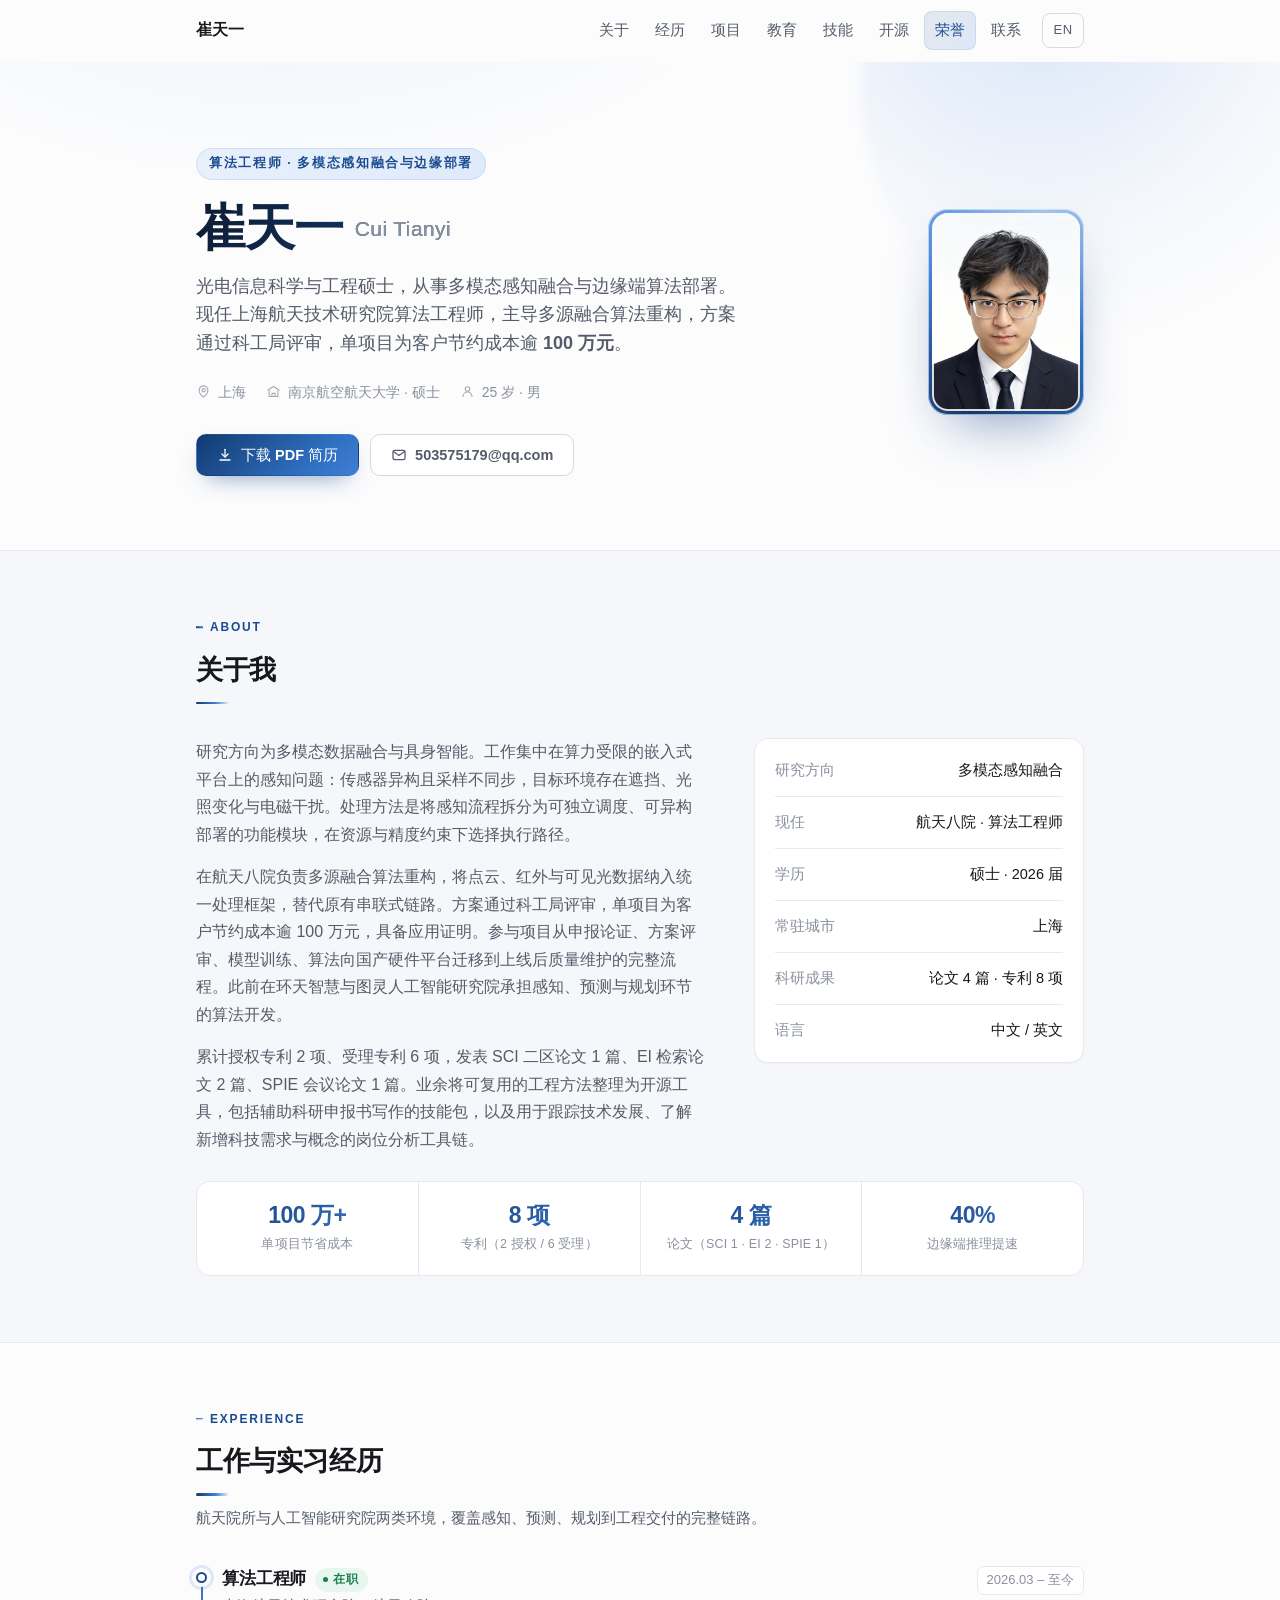
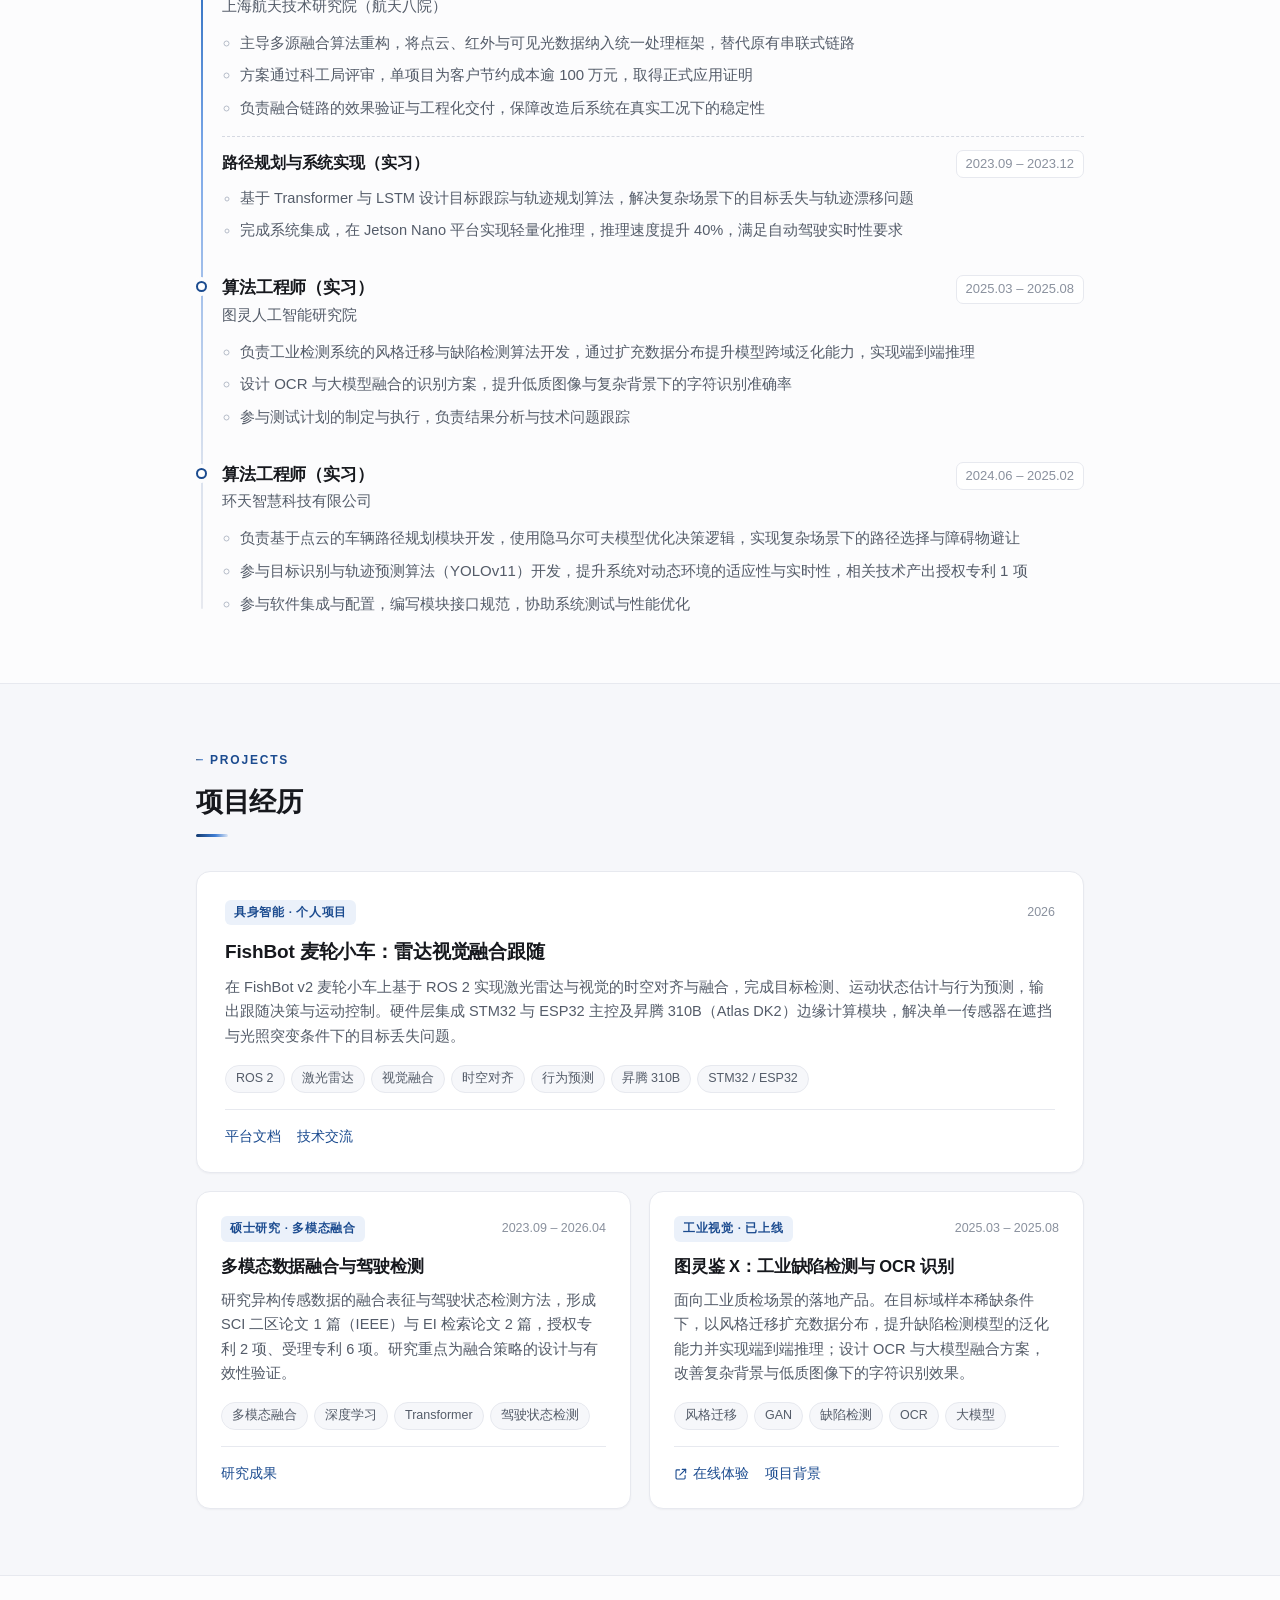
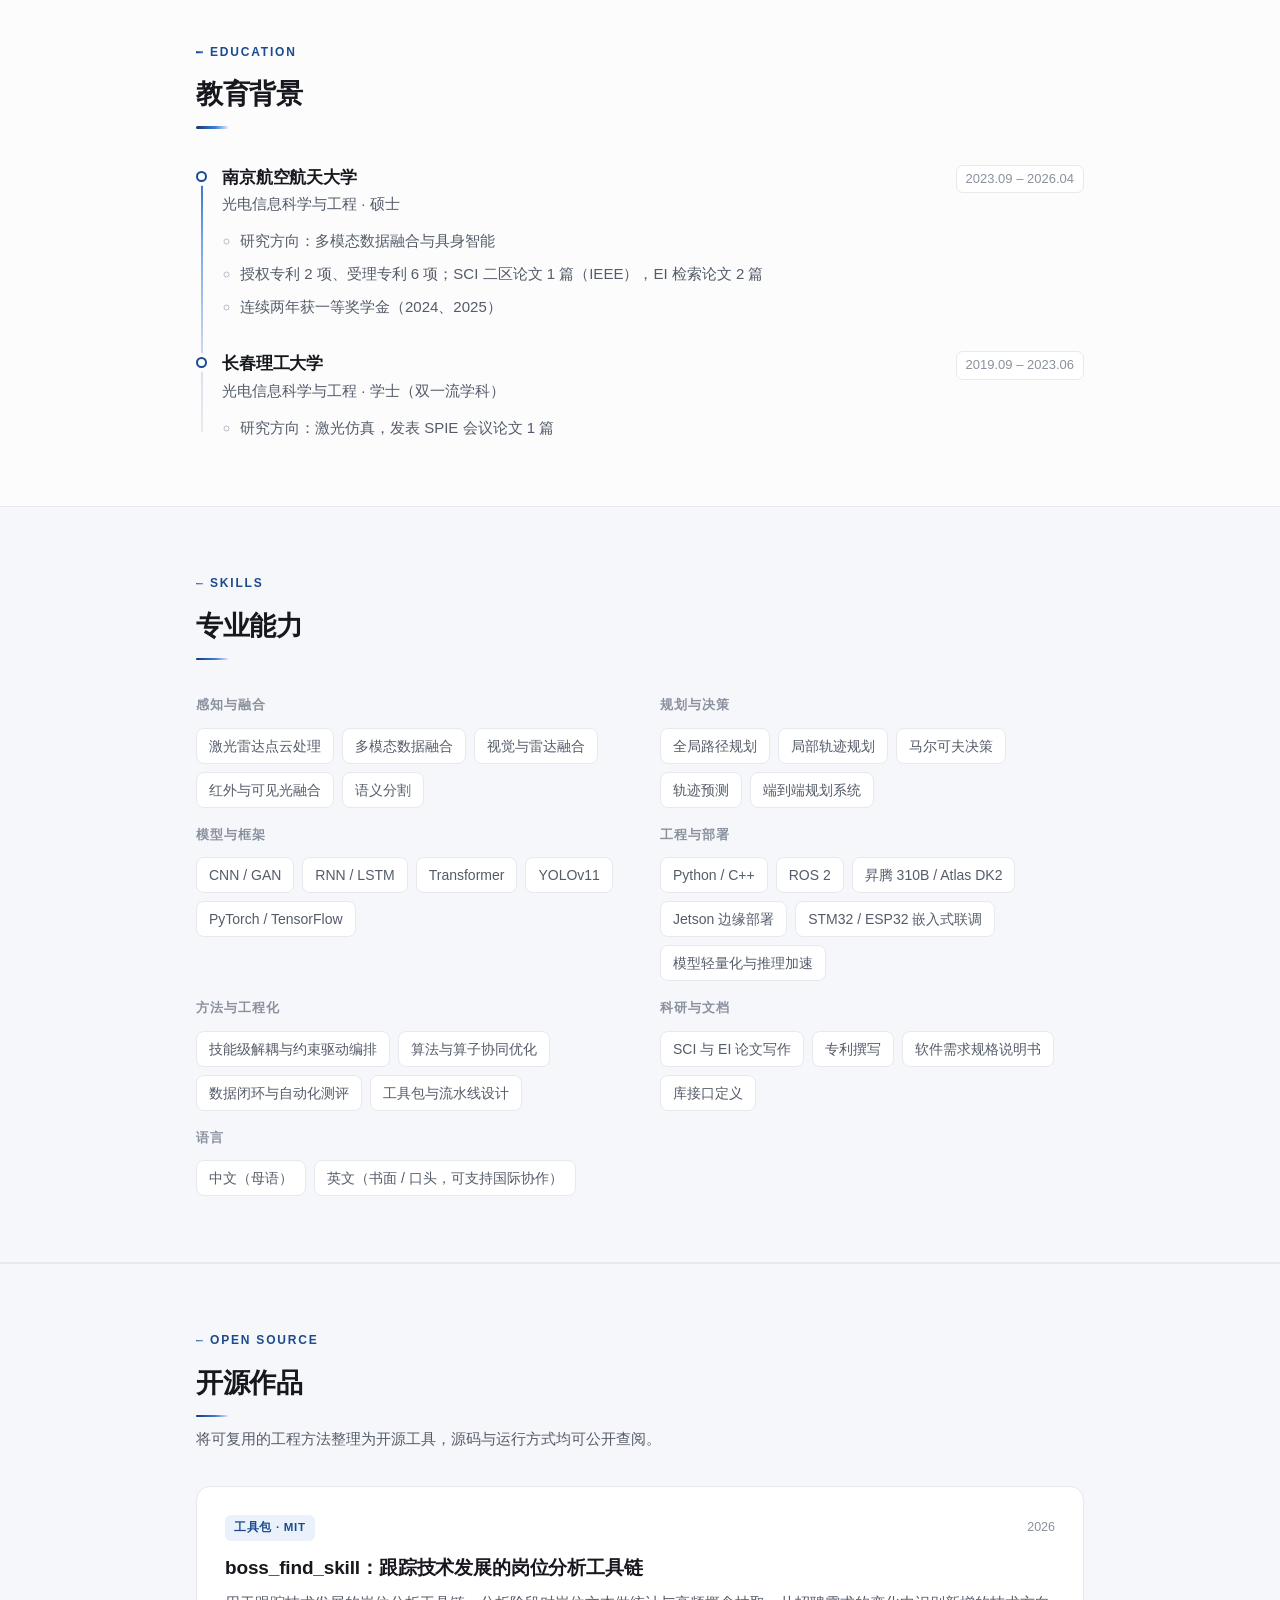
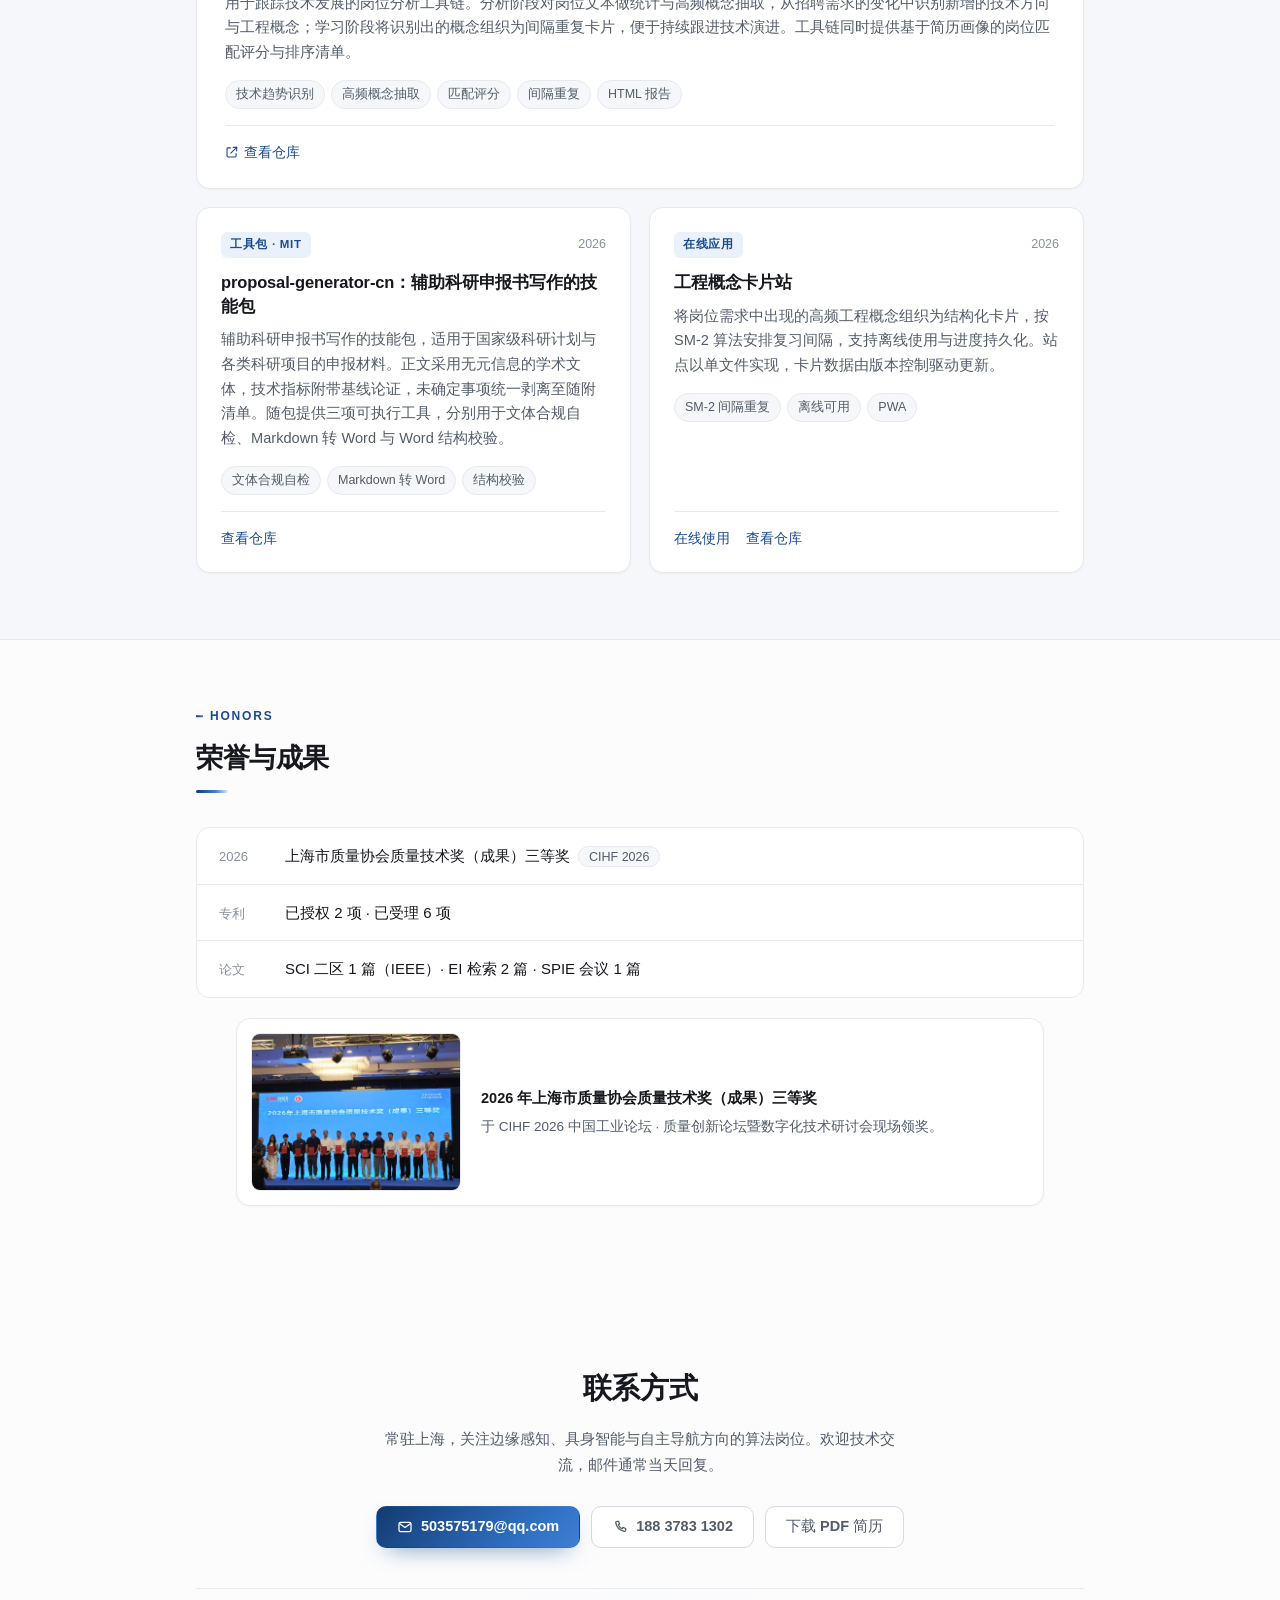
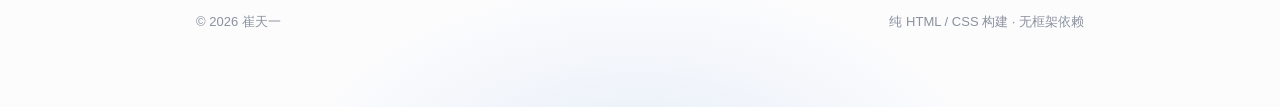
<file: index.html>
<!DOCTYPE html>
<html lang="zh-CN">
<head>
<meta charset="UTF-8">
<meta name="viewport" content="width=device-width, initial-scale=1">
<title>崔天一 · 算法工程师 | 国产算力约束下的边缘感知智能体</title>
<meta name="description" content="崔天一，南京航空航天大学光电信息科学与工程硕士，算法工程师。主线是国产算力约束下的多模态感知与约束驱动编排，现于航天八院主导多源融合算法重构，单项目节省成本 100 余万元。">
<meta name="author" content="崔天一">
<meta property="og:title" content="崔天一 · 算法工程师">
<meta property="og:description" content="国产算力约束下的感知编排 · 多模态融合 · 具身智能与自主决策">
<meta property="og:type" content="profile">
<link rel="icon" type="image/png" sizes="32x32" href="assets/img/avatar-32.png">
<link rel="apple-touch-icon" href="assets/img/avatar-180.png">
<link rel="stylesheet" href="assets/css/style.css">
<noscript><style>.reveal{opacity:1 !important;transform:none !important}</style></noscript>
</head>
<body>

<div class="progress" id="progress"></div>

<!-- ======================= 导航 ======================= -->
<header class="nav" id="nav">
  <div class="wrap nav__inner">
    <a class="nav__brand" href="index.html">崔天一</a>

    <button class="nav__toggle" id="navToggle" aria-label="展开菜单" aria-expanded="false">
      <svg viewBox="0 0 24 24" fill="none" stroke="currentColor" stroke-width="2" stroke-linecap="round">
        <path d="M4 7h16M4 12h16M4 17h16"/>
      </svg>
    </button>

    <ul class="nav__links" id="navLinks">
      <li><a href="#about">关于</a></li>
      <li><a href="#experience">经历</a></li>
      <li><a href="#projects">项目</a></li>
      <li><a href="#education">教育</a></li>
      <li><a href="#skills">技能</a></li>
      <li><a href="#opensource">开源</a></li>
      <li><a href="#honors">荣誉</a></li>
      <li><a href="#contact">联系</a></li>
      <li><a class="nav__lang" href="en/index.html" hreflang="en">EN</a></li>
    </ul>
  </div>
</header>

<main>

  <!-- ======================= Hero ======================= -->
  <section class="hero">
    <div class="wrap hero__inner">
      <div>
        <p class="hero__eyebrow">算法工程师 · 多模态感知融合与边缘部署</p>
        <h1 class="hero__name">崔天一<small>Cui Tianyi</small></h1>
        <p class="hero__role">
          光电信息科学与工程硕士，从事多模态感知融合与边缘端算法部署。现任上海航天技术研究院算法工程师，主导多源融合算法重构，方案通过科工局评审，单项目为客户节约成本逾 <strong>100 万元</strong>。
        </p>

        <ul class="hero__meta">
          <li>
            <svg viewBox="0 0 24 24" fill="none" stroke="currentColor" stroke-width="1.8" stroke-linecap="round" stroke-linejoin="round"><path d="M12 21s-7-5.2-7-11a7 7 0 1 1 14 0c0 5.8-7 11-7 11z"/><circle cx="12" cy="10" r="2.6"/></svg>
            上海
          </li>
          <li>
            <svg viewBox="0 0 24 24" fill="none" stroke="currentColor" stroke-width="1.8" stroke-linecap="round" stroke-linejoin="round"><path d="M3 9.5 12 4l9 5.5"/><path d="M5 10.5V20h14v-9.5"/><path d="M9.5 20v-5h5v5"/></svg>
            南京航空航天大学 · 硕士
          </li>
          <li>
            <svg viewBox="0 0 24 24" fill="none" stroke="currentColor" stroke-width="1.8" stroke-linecap="round" stroke-linejoin="round"><circle cx="12" cy="8" r="3.6"/><path d="M4.8 20a7.2 7.2 0 0 1 14.4 0"/></svg>
            25 岁 · 男
          </li>
        </ul>

        <div class="hero__cta">
          <a class="btn btn--primary" href="assets/resume.pdf" target="_blank" rel="noopener">
            <svg viewBox="0 0 24 24" fill="none" stroke="currentColor" stroke-width="1.9" stroke-linecap="round" stroke-linejoin="round"><path d="M12 3.5v11"/><path d="m7.5 10.5 4.5 4.5 4.5-4.5"/><path d="M4.5 19.5h15"/></svg>
            下载 PDF 简历
          </a>
          <a class="btn btn--ghost" href="mailto:503575179@qq.com">
            <svg viewBox="0 0 24 24" fill="none" stroke="currentColor" stroke-width="1.9" stroke-linecap="round" stroke-linejoin="round"><rect x="3" y="5" width="18" height="14" rx="2.5"/><path d="m3.6 6.6 8.4 6 8.4-6"/></svg>
            503575179@qq.com
          </a>
        </div>
      </div>

      <div class="hero__avatar">
        <img src="assets/img/avatar.jpg" alt="崔天一" width="520" height="689">
      </div>
    </div>
  </section>

  <!-- ======================= 关于 ======================= -->
  <section class="section section--alt" id="about">
    <div class="wrap">
      <div class="section__head reveal">
        <span class="section__kicker">About</span>
        <h2 class="section__title">关于我</h2>
      </div>

      <div class="about">
        <div class="about__text reveal">
          <p>
            研究方向为多模态数据融合与具身智能。工作集中在算力受限的嵌入式平台上的感知问题：传感器异构且采样不同步，目标环境存在遮挡、光照变化与电磁干扰。处理方法是将感知流程拆分为可独立调度、可异构部署的功能模块，在资源与精度约束下选择执行路径。
          </p>
          <p>
            在航天八院负责多源融合算法重构，将点云、红外与可见光数据纳入统一处理框架，替代原有串联式链路。方案通过科工局评审，单项目为客户节约成本逾 100 万元，具备应用证明。参与项目从申报论证、方案评审、模型训练、算法向国产硬件平台迁移到上线后质量维护的完整流程。此前在环天智慧与图灵人工智能研究院承担感知、预测与规划环节的算法开发。
          </p>
          <p>
            累计授权专利 2 项、受理专利 6 项，发表 SCI 二区论文 1 篇、EI 检索论文 2 篇、SPIE 会议论文 1 篇。业余将可复用的工程方法整理为开源工具，包括辅助科研申报书写作的技能包，以及用于跟踪技术发展、了解新增科技需求与概念的岗位分析工具链。
          </p>
        </div>

        <aside class="facts reveal">
          <dl>
            <div class="facts__row"><dt>研究方向</dt><dd>多模态感知融合</dd></div>
            <div class="facts__row"><dt>现任</dt><dd>航天八院 · 算法工程师</dd></div>
            <div class="facts__row"><dt>学历</dt><dd>硕士 · 2026 届</dd></div>
            <div class="facts__row"><dt>常驻城市</dt><dd>上海</dd></div>
            <div class="facts__row"><dt>科研成果</dt><dd>论文 4 篇 · 专利 8 项</dd></div>
            <div class="facts__row"><dt>语言</dt><dd>中文 / 英文</dd></div>
          </dl>
        </aside>
      </div>

      <div class="stats reveal">
        <div class="stat"><span class="stat__num">100 万+</span><span class="stat__label">单项目节省成本</span></div>
        <div class="stat"><span class="stat__num">8 项</span><span class="stat__label">专利（2 授权 / 6 受理）</span></div>
        <div class="stat"><span class="stat__num">4 篇</span><span class="stat__label">论文（SCI 1 · EI 2 · SPIE 1）</span></div>
        <div class="stat"><span class="stat__num">40%</span><span class="stat__label">边缘端推理提速</span></div>
      </div>
    </div>
  </section>

  <!-- ======================= 经历 ======================= -->
  <section class="section" id="experience">
    <div class="wrap">
      <div class="section__head reveal">
        <span class="section__kicker">Experience</span>
        <h2 class="section__title">工作与实习经历</h2>
        <p class="section__desc">航天院所与人工智能研究院两类环境，覆盖感知、预测、规划到工程交付的完整链路。</p>
      </div>

      <ol class="timeline reveal">
        <li class="tl-item tl-item--now">
          <div class="tl-head">
            <div>
              <h3 class="tl-title">算法工程师<span class="badge-now">在职</span></h3>
              <div class="tl-org">上海航天技术研究院（航天八院）</div>
            </div>
            <span class="tl-date">2026.03 – 至今</span>
          </div>
          <div class="tl-body">
            <ul>
              <li>主导多源融合算法重构，将点云、红外与可见光数据纳入统一处理框架，替代原有串联式链路</li>
              <li>方案通过科工局评审，单项目为客户节约成本逾 100 万元，取得正式应用证明</li>
              <li>负责融合链路的效果验证与工程化交付，保障改造后系统在真实工况下的稳定性</li>
            </ul>
          </div>

          <div class="tl-sub">
            <div class="tl-sub__head">
              <span class="tl-sub__role">路径规划与系统实现（实习）</span>
              <span class="tl-date">2023.09 – 2023.12</span>
            </div>
            <div class="tl-body">
              <ul>
                <li>基于 Transformer 与 LSTM 设计目标跟踪与轨迹规划算法，解决复杂场景下的目标丢失与轨迹漂移问题</li>
                <li>完成系统集成，在 Jetson Nano 平台实现轻量化推理，推理速度提升 40%，满足自动驾驶实时性要求</li>
              </ul>
            </div>
          </div>
        </li>

        <li class="tl-item">
          <div class="tl-head">
            <div>
              <h3 class="tl-title">算法工程师（实习）</h3>
              <div class="tl-org">图灵人工智能研究院</div>
            </div>
            <span class="tl-date">2025.03 – 2025.08</span>
          </div>
          <div class="tl-body">
            <ul>
              <li>负责工业检测系统的风格迁移与缺陷检测算法开发，通过扩充数据分布提升模型跨域泛化能力，实现端到端推理</li>
              <li>设计 OCR 与大模型融合的识别方案，提升低质图像与复杂背景下的字符识别准确率</li>
              <li>参与测试计划的制定与执行，负责结果分析与技术问题跟踪</li>
            </ul>
          </div>
        </li>

        <li class="tl-item">
          <div class="tl-head">
            <div>
              <h3 class="tl-title">算法工程师（实习）</h3>
              <div class="tl-org">环天智慧科技有限公司</div>
            </div>
            <span class="tl-date">2024.06 – 2025.02</span>
          </div>
          <div class="tl-body">
            <ul>
              <li>负责基于点云的车辆路径规划模块开发，使用隐马尔可夫模型优化决策逻辑，实现复杂场景下的路径选择与障碍物避让</li>
              <li>参与目标识别与轨迹预测算法（YOLOv11）开发，提升系统对动态环境的适应性与实时性，相关技术产出授权专利 1 项</li>
              <li>参与软件集成与配置，编写模块接口规范，协助系统测试与性能优化</li>
            </ul>
          </div>
        </li>

      </ol>
    </div>
  </section>

  <!-- ======================= 项目 ======================= -->
  <section class="section section--alt" id="projects">
    <div class="wrap">
      <div class="section__head reveal">
        <span class="section__kicker">Projects</span>
        <h2 class="section__title">项目经历</h2>
      </div>

      <div class="projects">
        <article class="card card--wide reveal">
          <div class="card__top">
            <span class="tag">具身智能 · 个人项目</span>
            <span class="card__date">2026</span>
          </div>
          <h3 class="card__title">
            <a href="https://fishros.org.cn/forum/category/42/fishbot%E5%9B%9B%E9%A9%B1%E6%9C%BA%E5%99%A8%E4%BA%BAv2" target="_blank" rel="noopener">FishBot 麦轮小车：雷达视觉融合跟随</a>
          </h3>
          <p class="card__desc">
            在 FishBot v2 麦轮小车上基于 ROS 2 实现激光雷达与视觉的时空对齐与融合，完成目标检测、运动状态估计与行为预测，输出跟随决策与运动控制。硬件层集成 STM32 与 ESP32 主控及昇腾 310B（Atlas DK2）边缘计算模块，解决单一传感器在遮挡与光照突变条件下的目标丢失问题。
          </p>
          <div class="card__stack">
            <span class="chip">ROS 2</span>
            <span class="chip">激光雷达</span>
            <span class="chip">视觉融合</span>
            <span class="chip">时空对齐</span>
            <span class="chip">行为预测</span>
            <span class="chip">昇腾 310B</span>
            <span class="chip">STM32 / ESP32</span>
          </div>
          <div class="card__links">
            <a href="https://fishros.org.cn/forum/category/42/fishbot%E5%9B%9B%E9%A9%B1%E6%9C%BA%E5%99%A8%E4%BA%BAv2" target="_blank" rel="noopener">平台文档</a>
            <a href="#contact">技术交流</a>
          </div>
        </article>

        <article class="card reveal">
          <div class="card__top">
            <span class="tag">硕士研究 · 多模态融合</span>
            <span class="card__date">2023.09 – 2026.04</span>
          </div>
          <h3 class="card__title">多模态数据融合与驾驶检测</h3>
          <p class="card__desc">
            研究异构传感数据的融合表征与驾驶状态检测方法，形成 SCI 二区论文 1 篇（IEEE）与 EI 检索论文 2 篇，授权专利 2 项、受理专利 6 项。研究重点为融合策略的设计与有效性验证。
          </p>
          <div class="card__stack">
            <span class="chip">多模态融合</span>
            <span class="chip">深度学习</span>
            <span class="chip">Transformer</span>
            <span class="chip">驾驶状态检测</span>
          </div>
          <div class="card__links">
            <a href="#honors">研究成果</a>
          </div>
        </article>

        <article class="card reveal">
          <div class="card__top">
            <span class="tag">工业视觉 · 已上线</span>
            <span class="card__date">2025.03 – 2025.08</span>
          </div>
          <h3 class="card__title">
            <a href="https://tulegit.com/chat" target="_blank" rel="noopener">图灵鉴 X：工业缺陷检测与 OCR 识别</a>
          </h3>
          <p class="card__desc">
            面向工业质检场景的落地产品。在目标域样本稀缺条件下，以风格迁移扩充数据分布，提升缺陷检测模型的泛化能力并实现端到端推理；设计 OCR 与大模型融合方案，改善复杂背景与低质图像下的字符识别效果。
          </p>
          <div class="card__stack">
            <span class="chip">风格迁移</span>
            <span class="chip">GAN</span>
            <span class="chip">缺陷检测</span>
            <span class="chip">OCR</span>
            <span class="chip">大模型</span>
          </div>
          <div class="card__links">
            <a href="https://tulegit.com/chat" target="_blank" rel="noopener">
              <svg viewBox="0 0 24 24" fill="none" stroke="currentColor" stroke-width="1.9" stroke-linecap="round" stroke-linejoin="round"><path d="M14 4h6v6"/><path d="M20 4 10 14"/><path d="M19 14.5V19a1.5 1.5 0 0 1-1.5 1.5H5A1.5 1.5 0 0 1 3.5 19V6.5A1.5 1.5 0 0 1 5 5h4.5"/></svg>
              在线体验
            </a>
            <a href="#experience">项目背景</a>
          </div>
        </article>

      </div>
    </div>
  </section>

  <!-- ======================= 教育 ======================= -->
  <section class="section" id="education">
    <div class="wrap">
      <div class="section__head reveal">
        <span class="section__kicker">Education</span>
        <h2 class="section__title">教育背景</h2>
      </div>

      <ol class="timeline reveal">
        <li class="tl-item">
          <div class="tl-head">
            <div>
              <h3 class="tl-title">南京航空航天大学</h3>
              <div class="tl-org">光电信息科学与工程 · 硕士</div>
            </div>
            <span class="tl-date">2023.09 – 2026.04</span>
          </div>
          <div class="tl-body">
            <ul>
              <li>研究方向：多模态数据融合与具身智能</li>
              <li>授权专利 2 项、受理专利 6 项；SCI 二区论文 1 篇（IEEE），EI 检索论文 2 篇</li>
              <li>连续两年获一等奖学金（2024、2025）</li>
            </ul>
          </div>
        </li>

        <li class="tl-item">
          <div class="tl-head">
            <div>
              <h3 class="tl-title">长春理工大学</h3>
              <div class="tl-org">光电信息科学与工程 · 学士（双一流学科）</div>
            </div>
            <span class="tl-date">2019.09 – 2023.06</span>
          </div>
          <div class="tl-body">
            <ul>
              <li>研究方向：激光仿真，发表 SPIE 会议论文 1 篇</li>
            </ul>
          </div>
        </li>
      </ol>
    </div>
  </section>

  <!-- ======================= 技能 ======================= -->
  <section class="section section--alt" id="skills">
    <div class="wrap">
      <div class="section__head reveal">
        <span class="section__kicker">Skills</span>
        <h2 class="section__title">专业能力</h2>
      </div>

      <div class="skills reveal">
        <div>
          <p class="skill__label">感知与融合</p>
          <ul class="skill__list">
            <li>激光雷达点云处理</li>
            <li>多模态数据融合</li>
            <li>视觉与雷达融合</li>
            <li>红外与可见光融合</li>
            <li>语义分割</li>
          </ul>
        </div>

        <div>
          <p class="skill__label">规划与决策</p>
          <ul class="skill__list">
            <li>全局路径规划</li>
            <li>局部轨迹规划</li>
            <li>马尔可夫决策</li>
            <li>轨迹预测</li>
            <li>端到端规划系统</li>
          </ul>
        </div>

        <div>
          <p class="skill__label">模型与框架</p>
          <ul class="skill__list">
            <li>CNN / GAN</li>
            <li>RNN / LSTM</li>
            <li>Transformer</li>
            <li>YOLOv11</li>
            <li>PyTorch / TensorFlow</li>
          </ul>
        </div>

        <div>
          <p class="skill__label">工程与部署</p>
          <ul class="skill__list">
            <li>Python / C++</li>
            <li>ROS 2</li>
            <li>昇腾 310B / Atlas DK2</li>
            <li>Jetson 边缘部署</li>
            <li>STM32 / ESP32 嵌入式联调</li>
            <li>模型轻量化与推理加速</li>
          </ul>
        </div>

        <div>
          <p class="skill__label">方法与工程化</p>
          <ul class="skill__list">
            <li>技能级解耦与约束驱动编排</li>
            <li>算法与算子协同优化</li>
            <li>数据闭环与自动化测评</li>
            <li>工具包与流水线设计</li>
          </ul>
        </div>

        <div>
          <p class="skill__label">科研与文档</p>
          <ul class="skill__list">
            <li>SCI 与 EI 论文写作</li>
            <li>专利撰写</li>
            <li>软件需求规格说明书</li>
            <li>库接口定义</li>
          </ul>
        </div>

        <div>
          <p class="skill__label">语言</p>
          <ul class="skill__list">
            <li>中文（母语）</li>
            <li>英文（书面 / 口头，可支持国际协作）</li>
          </ul>
        </div>
      </div>
    </div>
  </section>

  <!-- ======================= 开源 ======================= -->
  <section class="section section--alt" id="opensource">
    <div class="wrap">
      <div class="section__head reveal">
        <span class="section__kicker">Open Source</span>
        <h2 class="section__title">开源作品</h2>
        <p class="section__desc">将可复用的工程方法整理为开源工具，源码与运行方式均可公开查阅。</p>
      </div>

      <div class="projects">
        <article class="card card--wide reveal">
          <div class="card__top">
            <span class="tag">工具包 · MIT</span>
            <span class="card__date">2026</span>
          </div>
          <h3 class="card__title">
            <a href="https://github.com/ccccty/boss_find_skill" target="_blank" rel="noopener">boss_find_skill：跟踪技术发展的岗位分析工具链</a>
          </h3>
          <p class="card__desc">
            用于跟踪技术发展的岗位分析工具链。分析阶段对岗位文本做统计与高频概念抽取，从招聘需求的变化中识别新增的技术方向与工程概念；学习阶段将识别出的概念组织为间隔重复卡片，便于持续跟进技术演进。工具链同时提供基于简历画像的岗位匹配评分与排序清单。
          </p>
          <div class="card__stack">
            <span class="chip">技术趋势识别</span>
            <span class="chip">高频概念抽取</span>
            <span class="chip">匹配评分</span>
            <span class="chip">间隔重复</span>
            <span class="chip">HTML 报告</span>
          </div>
          <div class="card__links">
            <a href="https://github.com/ccccty/boss_find_skill" target="_blank" rel="noopener">
              <svg viewBox="0 0 24 24" fill="none" stroke="currentColor" stroke-width="1.9" stroke-linecap="round" stroke-linejoin="round"><path d="M14 4h6v6"/><path d="M20 4 10 14"/><path d="M19 14.5V19a1.5 1.5 0 0 1-1.5 1.5H5A1.5 1.5 0 0 1 3.5 19V6.5A1.5 1.5 0 0 1 5 5h4.5"/></svg>
              查看仓库
            </a>
          </div>
        </article>

        <article class="card reveal">
          <div class="card__top">
            <span class="tag">工具包 · MIT</span>
            <span class="card__date">2026</span>
          </div>
          <h3 class="card__title">
            <a href="https://github.com/ccccty/proposal-generator-cn" target="_blank" rel="noopener">proposal-generator-cn：辅助科研申报书写作的技能包</a>
          </h3>
          <p class="card__desc">
            辅助科研申报书写作的技能包，适用于国家级科研计划与各类科研项目的申报材料。正文采用无元信息的学术文体，技术指标附带基线论证，未确定事项统一剥离至随附清单。随包提供三项可执行工具，分别用于文体合规自检、Markdown 转 Word 与 Word 结构校验。
          </p>
          <div class="card__stack">
            <span class="chip">文体合规自检</span>
            <span class="chip">Markdown 转 Word</span>
            <span class="chip">结构校验</span>
          </div>
          <div class="card__links">
            <a href="https://github.com/ccccty/proposal-generator-cn" target="_blank" rel="noopener">查看仓库</a>
          </div>
        </article>

        <article class="card reveal">
          <div class="card__top">
            <span class="tag">在线应用</span>
            <span class="card__date">2026</span>
          </div>
          <h3 class="card__title">
            <a href="https://ccccty.github.io/study/" target="_blank" rel="noopener">工程概念卡片站</a>
          </h3>
          <p class="card__desc">
            将岗位需求中出现的高频工程概念组织为结构化卡片，按 SM-2 算法安排复习间隔，支持离线使用与进度持久化。站点以单文件实现，卡片数据由版本控制驱动更新。
          </p>
          <div class="card__stack">
            <span class="chip">SM-2 间隔重复</span>
            <span class="chip">离线可用</span>
            <span class="chip">PWA</span>
          </div>
          <div class="card__links">
            <a href="https://ccccty.github.io/study/" target="_blank" rel="noopener">在线使用</a>
            <a href="https://github.com/ccccty/study" target="_blank" rel="noopener">查看仓库</a>
          </div>
        </article>
      </div>
    </div>
  </section>

  <!-- ======================= 荣誉 ======================= -->
  <section class="section" id="honors">
    <div class="wrap">
      <div class="section__head reveal">
        <span class="section__kicker">Honors</span>
        <h2 class="section__title">荣誉与成果</h2>
      </div>

      <ul class="honors reveal">
        <li><span class="honors__year">2026</span><span class="honors__name">上海市质量协会质量技术奖（成果）三等奖<span class="chip" style="margin-left:8px">CIHF 2026</span></span></li>
        <li><span class="honors__year">专利</span><span class="honors__name">已授权 2 项 · 已受理 6 项</span></li>
        <li><span class="honors__year">论文</span><span class="honors__name">SCI 二区 1 篇（IEEE）· EI 检索 2 篇 · SPIE 会议 1 篇</span></li>
      </ul>

      <figure class="evidence reveal">
        <a href="assets/img/award-2026.jpg" target="_blank" rel="noopener">
          <img src="assets/img/award-2026.jpg" alt="2026 年上海市质量协会质量技术奖（成果）三等奖 颁奖现场" loading="lazy">
        </a>
        <figcaption class="evidence__cap">
          <strong>2026 年上海市质量协会质量技术奖（成果）三等奖</strong>
          于 CIHF 2026 中国工业论坛 · 质量创新论坛暨数字化技术研讨会现场领奖。
        </figcaption>
      </figure>
    </div>
  </section>

  <!-- ======================= 联系 ======================= -->
  <section class="contact" id="contact">
    <div class="wrap">
      <h2 class="contact__title">联系方式</h2>
      <p class="contact__desc">
        常驻上海，关注边缘感知、具身智能与自主导航方向的算法岗位。欢迎技术交流，邮件通常当天回复。
      </p>

      <div class="contact__actions">
        <a class="btn btn--primary" href="mailto:503575179@qq.com">
          <svg viewBox="0 0 24 24" fill="none" stroke="currentColor" stroke-width="1.9" stroke-linecap="round" stroke-linejoin="round"><rect x="3" y="5" width="18" height="14" rx="2.5"/><path d="m3.6 6.6 8.4 6 8.4-6"/></svg>
          503575179@qq.com
        </a>
        <a class="btn btn--ghost" href="tel:18837831302">
          <svg viewBox="0 0 24 24" fill="none" stroke="currentColor" stroke-width="1.9" stroke-linecap="round" stroke-linejoin="round"><path d="M7.6 3.5h2.2l1.6 4-2 1.3a11 11 0 0 0 5.8 5.8l1.3-2 4 1.6v2.2a2 2 0 0 1-2.2 2A16.5 16.5 0 0 1 5.6 5.7a2 2 0 0 1 2-2.2z"/></svg>
          188 3783 1302
        </a>
        <a class="btn btn--ghost" href="assets/resume.pdf" target="_blank" rel="noopener">下载 PDF 简历</a>
      </div>

      <div class="footer">
        <span>© <span id="year">2026</span> 崔天一</span>
        <span>纯 HTML / CSS 构建 · 无框架依赖</span>
      </div>
    </div>
  </section>

</main>

<script src="assets/js/main.js" defer></script>
</body>
</html>
</file>
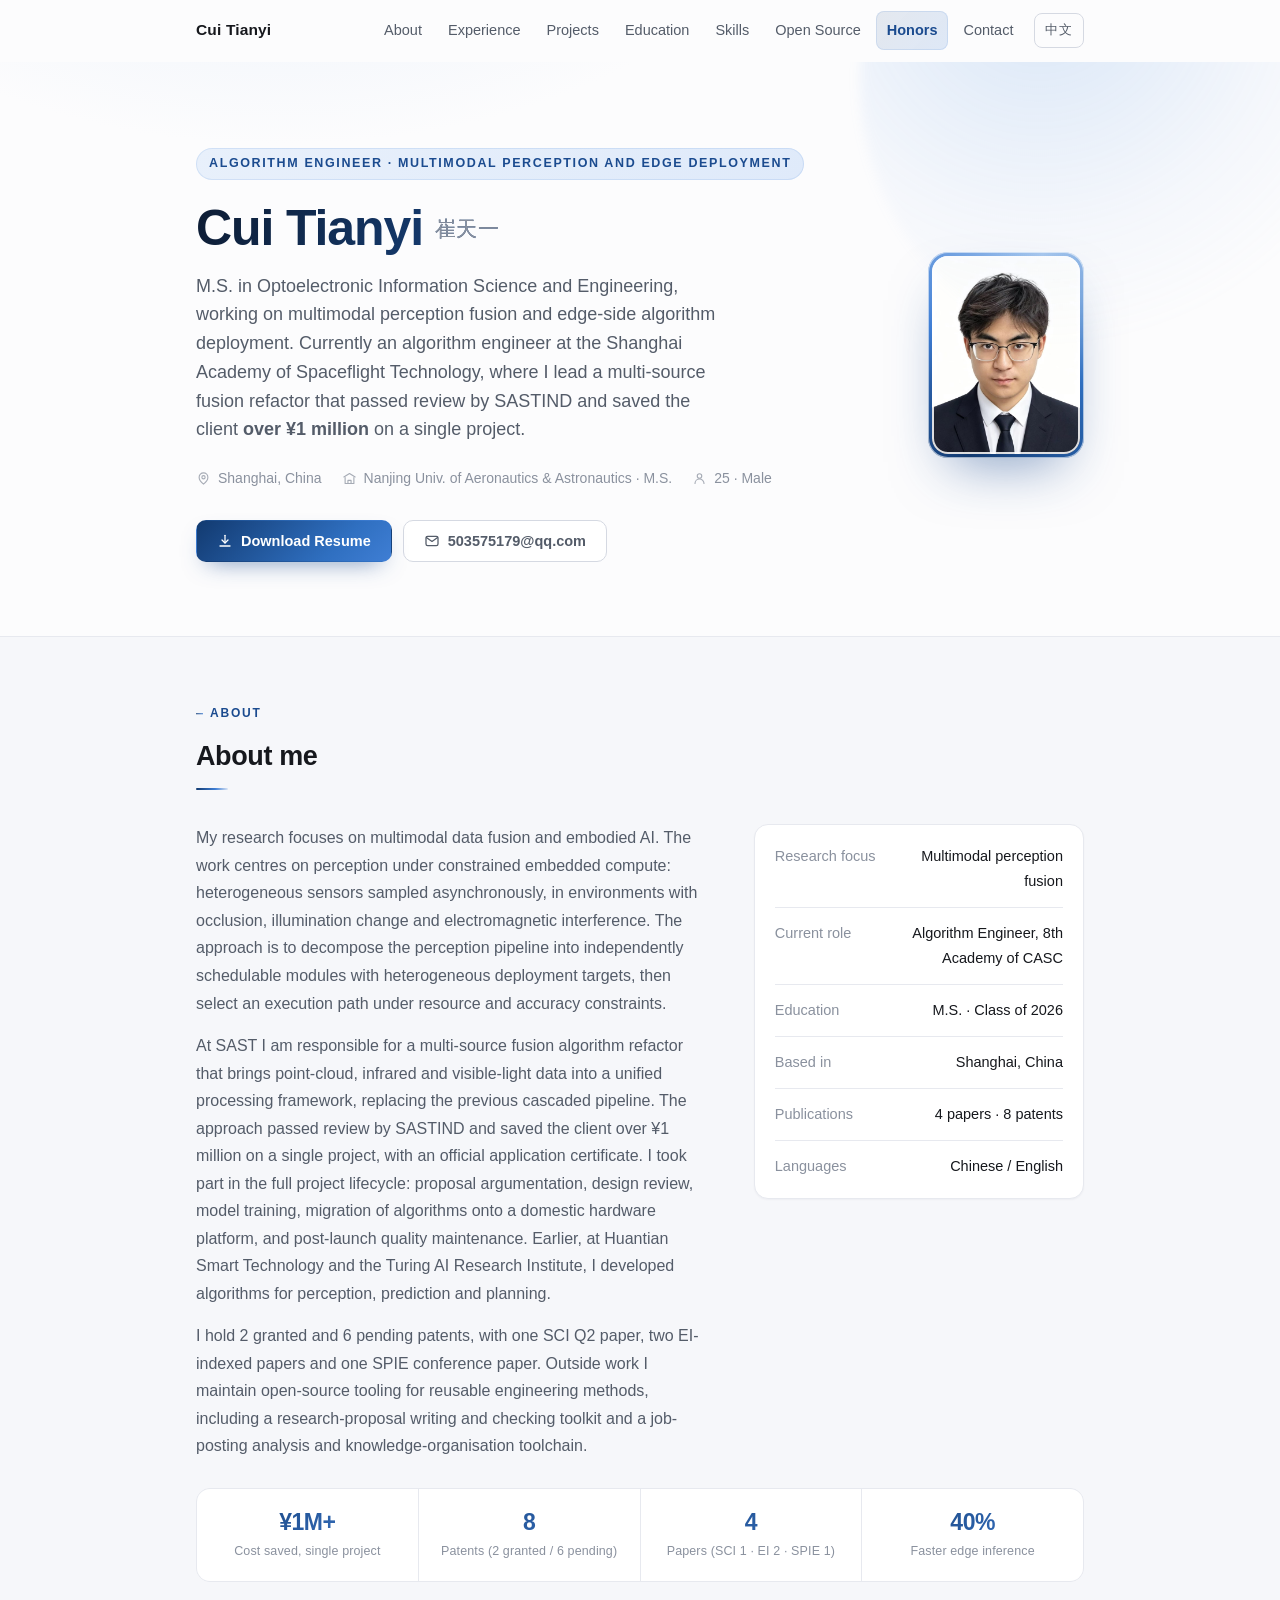
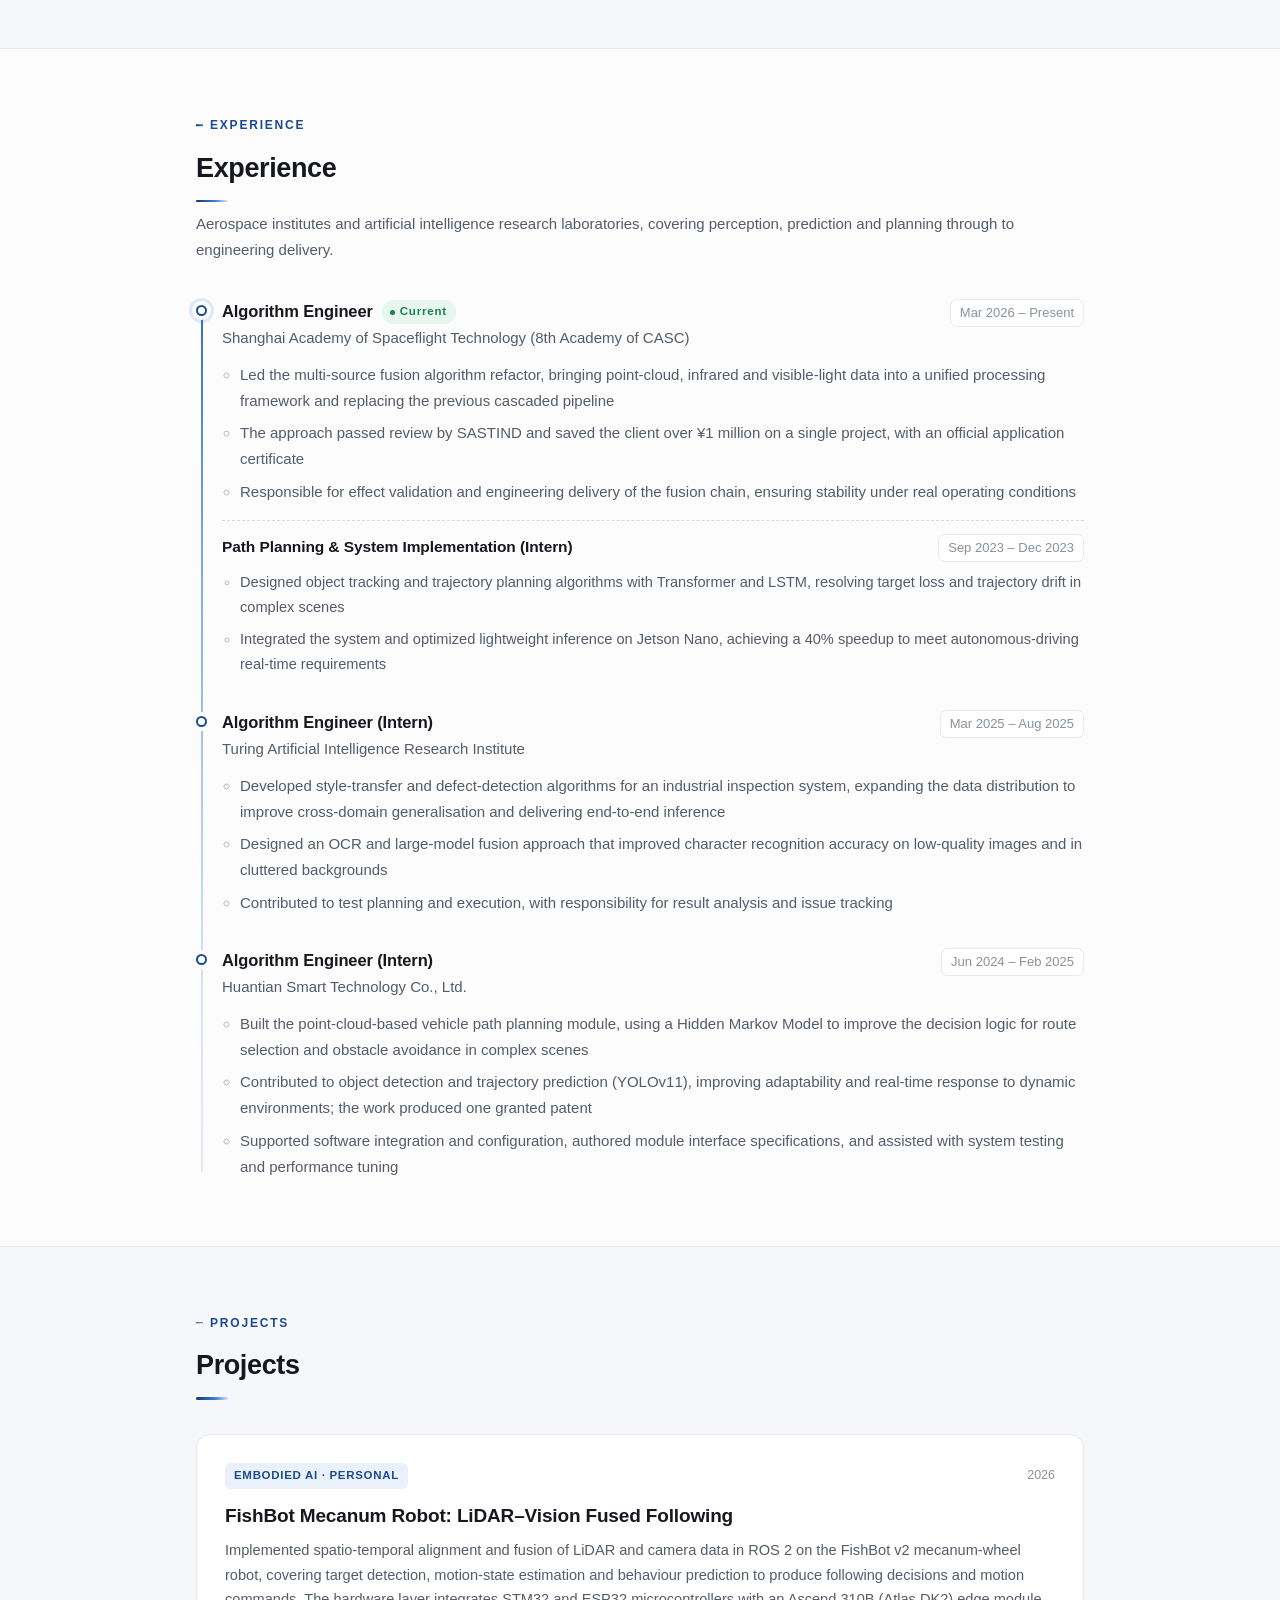
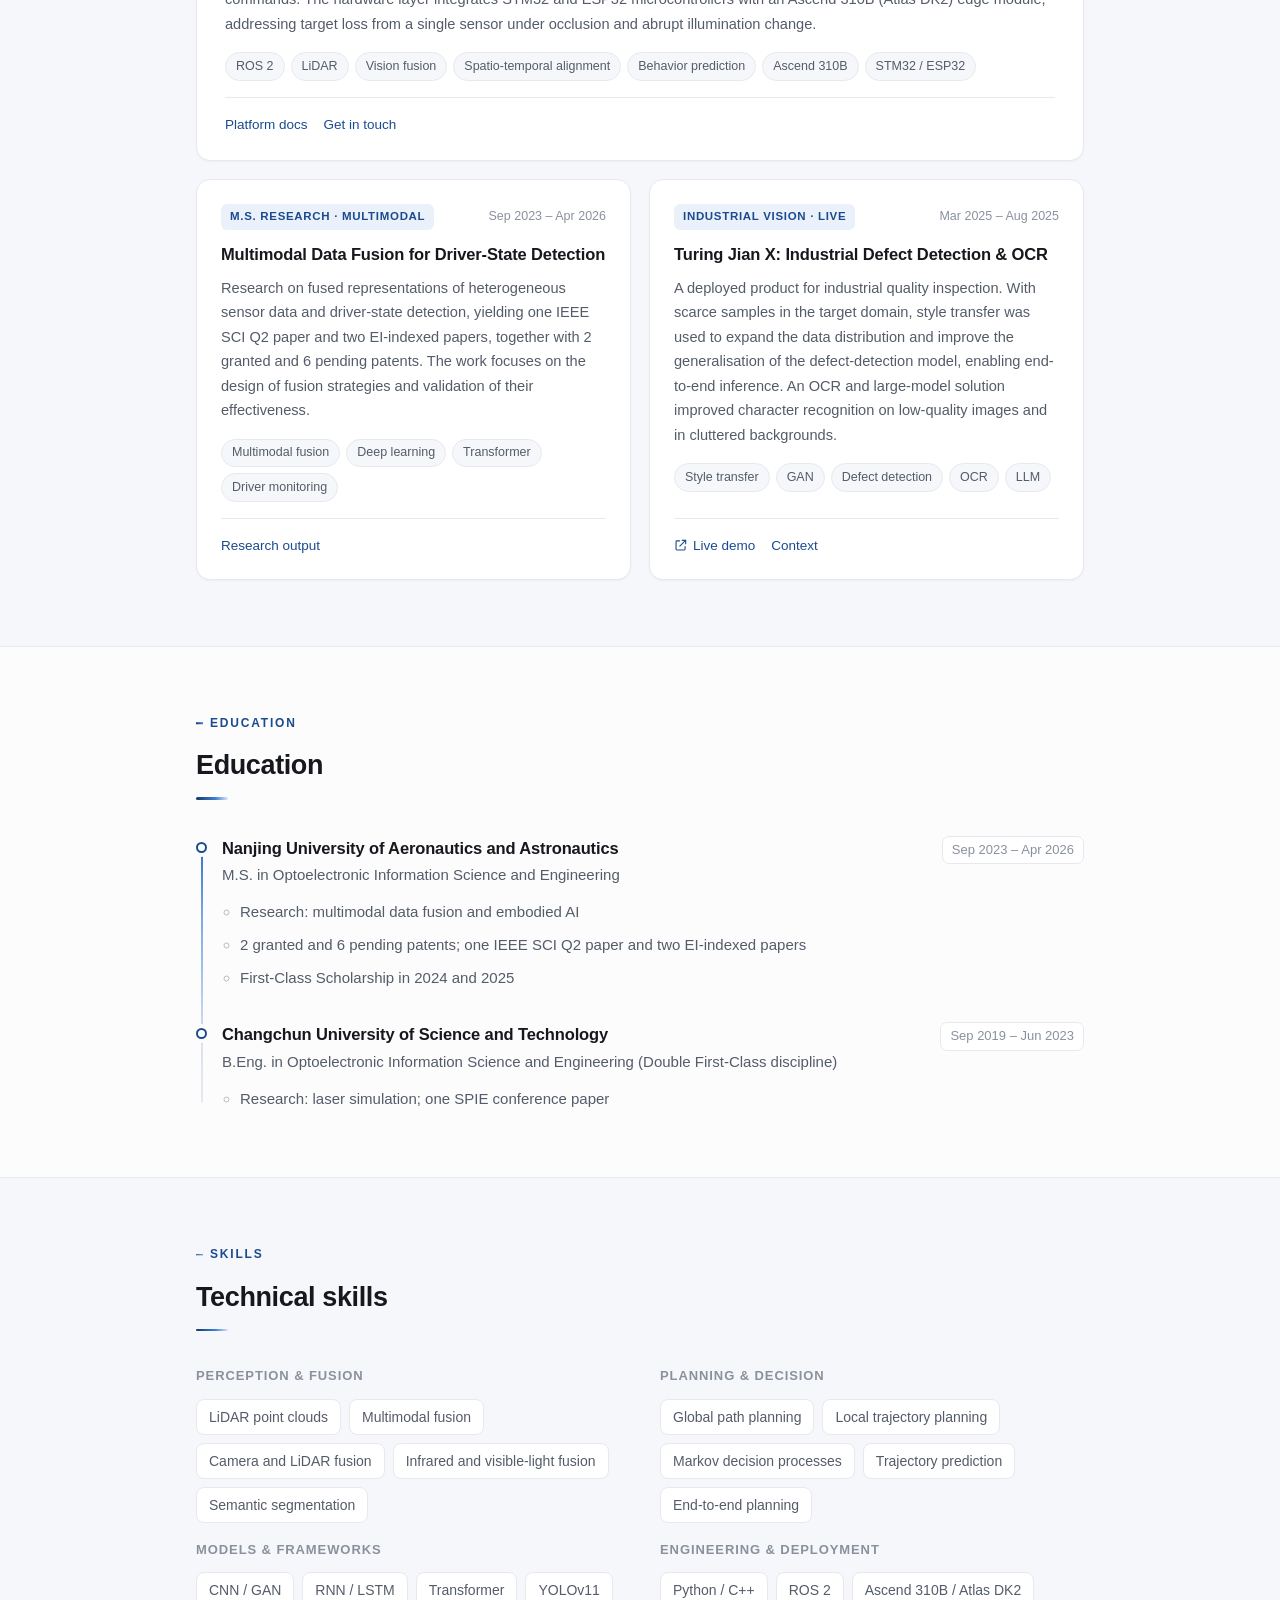
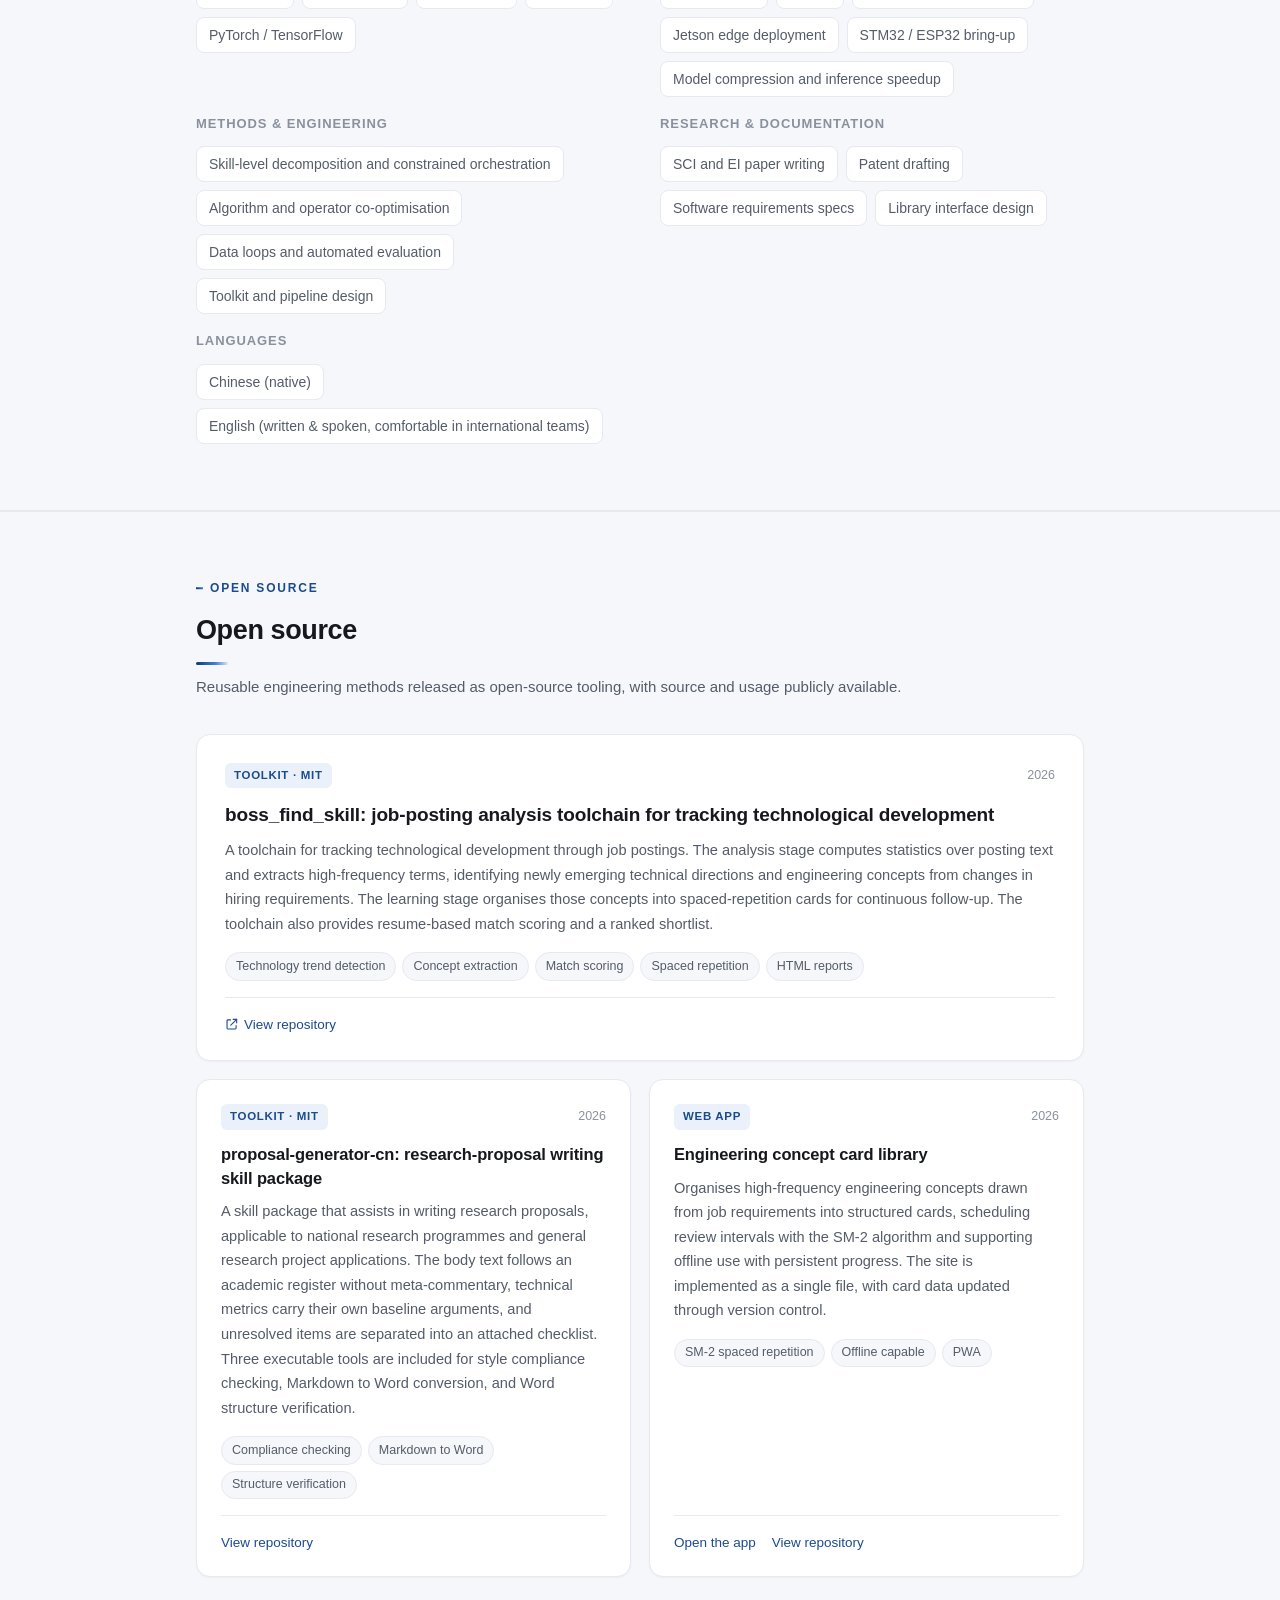
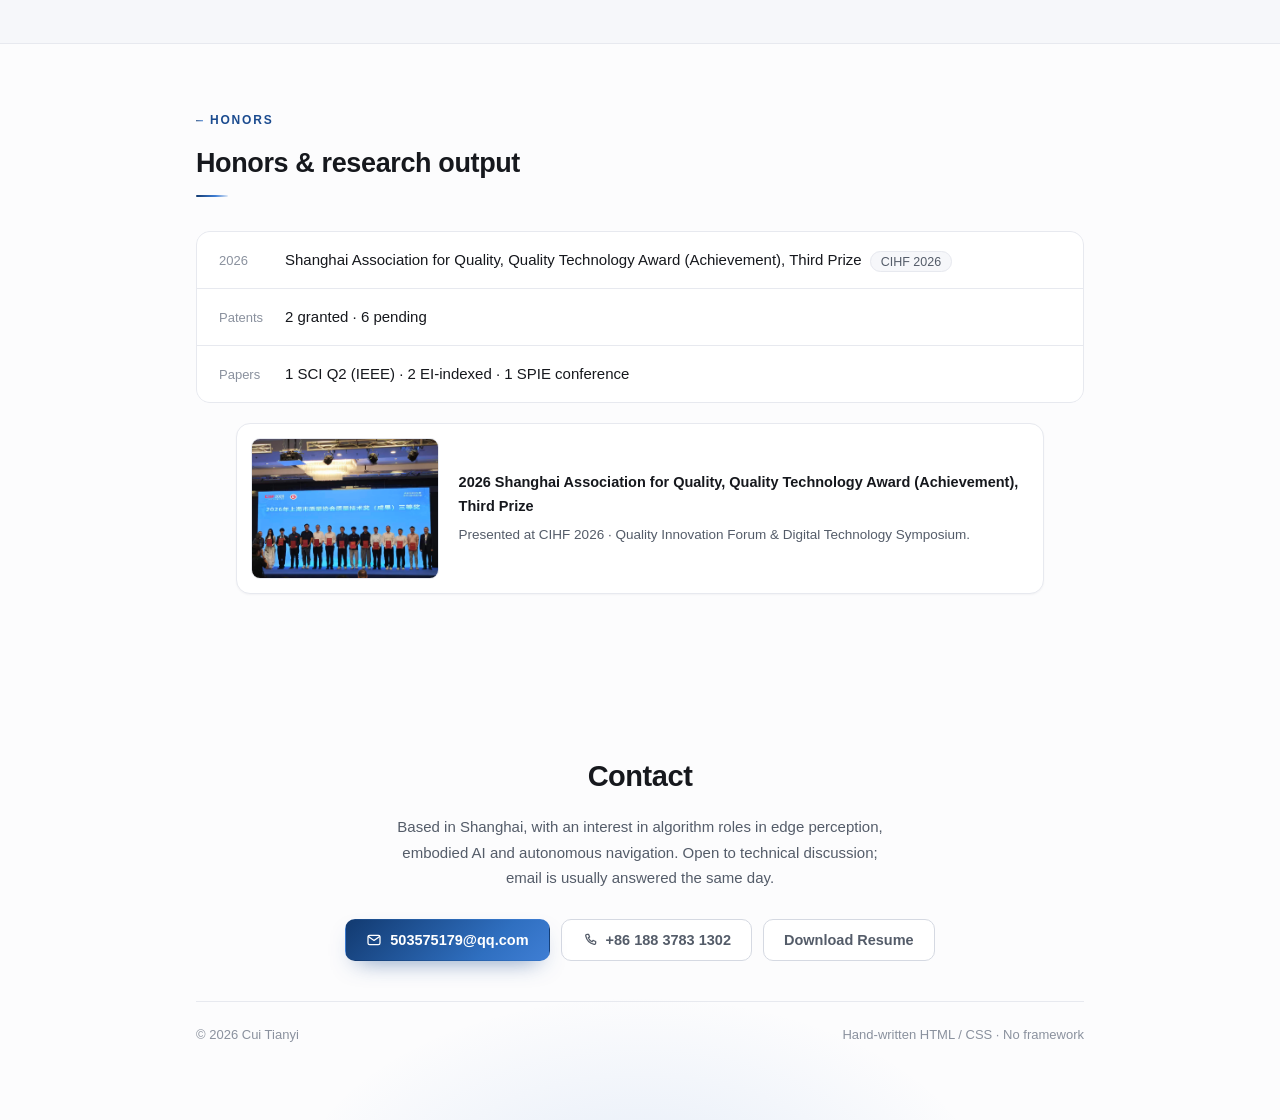
<file: en/index.html>
<!DOCTYPE html>
<html lang="en">
<head>
<meta charset="UTF-8">
<meta name="viewport" content="width=device-width, initial-scale=1">
<title>Cui Tianyi · Algorithm Engineer | Edge Perception Agents Under Domestic-Compute Constraints</title>
<meta name="description" content="Cui Tianyi, M.S. in Optoelectronic Information Science and Engineering. Algorithm engineer working on constrained edge perception and skill-level orchestration under domestic NPU constraints.">
<meta name="author" content="Cui Tianyi">
<meta property="og:title" content="Cui Tianyi · Algorithm Engineer">
<meta property="og:description" content="Multimodal perception fusion · Object tracking & behavior prediction · Embodied AI and autonomous driving">
<meta property="og:type" content="profile">
<link rel="icon" type="image/png" sizes="32x32" href="../assets/img/avatar-32.png">
<link rel="apple-touch-icon" href="../assets/img/avatar-180.png">
<link rel="stylesheet" href="../assets/css/style.css">
<noscript><style>.reveal{opacity:1 !important;transform:none !important}</style></noscript>
</head>
<body>

<div class="progress" id="progress"></div>

<header class="nav" id="nav">
  <div class="wrap nav__inner">
    <a class="nav__brand" href="index.html">Cui Tianyi</a>

    <button class="nav__toggle" id="navToggle" aria-label="Toggle menu" aria-expanded="false">
      <svg viewBox="0 0 24 24" fill="none" stroke="currentColor" stroke-width="2" stroke-linecap="round">
        <path d="M4 7h16M4 12h16M4 17h16"/>
      </svg>
    </button>

    <ul class="nav__links" id="navLinks">
      <li><a href="#about">About</a></li>
      <li><a href="#experience">Experience</a></li>
      <li><a href="#projects">Projects</a></li>
      <li><a href="#education">Education</a></li>
      <li><a href="#skills">Skills</a></li>
      <li><a href="#opensource">Open Source</a></li>
      <li><a href="#honors">Honors</a></li>
      <li><a href="#contact">Contact</a></li>
      <li><a class="nav__lang" href="../index.html" hreflang="zh-CN">中文</a></li>
    </ul>
  </div>
</header>

<main>

  <section class="hero">
    <div class="wrap hero__inner">
      <div>
        <p class="hero__eyebrow">Algorithm Engineer · Multimodal Perception and Edge Deployment</p>
        <h1 class="hero__name">Cui Tianyi<small>崔天一</small></h1>
        <p class="hero__role">
          M.S. in Optoelectronic Information Science and Engineering, working on multimodal perception fusion and edge-side algorithm deployment. Currently an algorithm engineer at the Shanghai Academy of Spaceflight Technology, where I lead a multi-source fusion refactor that passed review by SASTIND and saved the client <strong>over ¥1 million</strong> on a single project.
        </p>

        <ul class="hero__meta">
          <li>
            <svg viewBox="0 0 24 24" fill="none" stroke="currentColor" stroke-width="1.8" stroke-linecap="round" stroke-linejoin="round"><path d="M12 21s-7-5.2-7-11a7 7 0 1 1 14 0c0 5.8-7 11-7 11z"/><circle cx="12" cy="10" r="2.6"/></svg>
            Shanghai, China
          </li>
          <li>
            <svg viewBox="0 0 24 24" fill="none" stroke="currentColor" stroke-width="1.8" stroke-linecap="round" stroke-linejoin="round"><path d="M3 9.5 12 4l9 5.5"/><path d="M5 10.5V20h14v-9.5"/><path d="M9.5 20v-5h5v5"/></svg>
            Nanjing Univ. of Aeronautics &amp; Astronautics · M.S.
          </li>
          <li>
            <svg viewBox="0 0 24 24" fill="none" stroke="currentColor" stroke-width="1.8" stroke-linecap="round" stroke-linejoin="round"><circle cx="12" cy="8" r="3.6"/><path d="M4.8 20a7.2 7.2 0 0 1 14.4 0"/></svg>
            25 · Male
          </li>
        </ul>

        <div class="hero__cta">
          <a class="btn btn--primary" href="../assets/resume.pdf" target="_blank" rel="noopener">
            <svg viewBox="0 0 24 24" fill="none" stroke="currentColor" stroke-width="1.9" stroke-linecap="round" stroke-linejoin="round"><path d="M12 3.5v11"/><path d="m7.5 10.5 4.5 4.5 4.5-4.5"/><path d="M4.5 19.5h15"/></svg>
            Download Resume
          </a>
          <a class="btn btn--ghost" href="mailto:503575179@qq.com">
            <svg viewBox="0 0 24 24" fill="none" stroke="currentColor" stroke-width="1.9" stroke-linecap="round" stroke-linejoin="round"><rect x="3" y="5" width="18" height="14" rx="2.5"/><path d="m3.6 6.6 8.4 6 8.4-6"/></svg>
            503575179@qq.com
          </a>
        </div>
      </div>

      <div class="hero__avatar">
        <img src="../assets/img/avatar.jpg" alt="Cui Tianyi" width="520" height="689">
      </div>
    </div>
  </section>

  <section class="section section--alt" id="about">
    <div class="wrap">
      <div class="section__head reveal">
        <span class="section__kicker">About</span>
        <h2 class="section__title">About me</h2>
      </div>

      <div class="about">
        <div class="about__text reveal">
          <p>
            My research focuses on multimodal data fusion and embodied AI. The work centres on perception under constrained embedded compute: heterogeneous sensors sampled asynchronously, in environments with occlusion, illumination change and electromagnetic interference. The approach is to decompose the perception pipeline into independently schedulable modules with heterogeneous deployment targets, then select an execution path under resource and accuracy constraints.
          </p>
          <p>
            At SAST I am responsible for a multi-source fusion algorithm refactor that brings point-cloud, infrared and visible-light data into a unified processing framework, replacing the previous cascaded pipeline. The approach passed review by SASTIND and saved the client over ¥1 million on a single project, with an official application certificate. I took part in the full project lifecycle: proposal argumentation, design review, model training, migration of algorithms onto a domestic hardware platform, and post-launch quality maintenance. Earlier, at Huantian Smart Technology and the Turing AI Research Institute, I developed algorithms for perception, prediction and planning.
          </p>
          <p>
            I hold 2 granted and 6 pending patents, with one SCI Q2 paper, two EI-indexed papers and one SPIE conference paper. Outside work I maintain open-source tooling for reusable engineering methods, including a research-proposal writing and checking toolkit and a job-posting analysis and knowledge-organisation toolchain.
          </p>
        </div>

        <aside class="facts reveal">
          <dl>
            <div class="facts__row"><dt>Research focus</dt><dd>Multimodal perception fusion</dd></div>
            <div class="facts__row"><dt>Current role</dt><dd>Algorithm Engineer, 8th Academy of CASC</dd></div>
            <div class="facts__row"><dt>Education</dt><dd>M.S. · Class of 2026</dd></div>
            <div class="facts__row"><dt>Based in</dt><dd>Shanghai, China</dd></div>
            <div class="facts__row"><dt>Publications</dt><dd>4 papers · 8 patents</dd></div>
            <div class="facts__row"><dt>Languages</dt><dd>Chinese / English</dd></div>
          </dl>
        </aside>
      </div>

      <div class="stats reveal">
        <div class="stat"><span class="stat__num">¥1M+</span><span class="stat__label">Cost saved, single project</span></div>
        <div class="stat"><span class="stat__num">8</span><span class="stat__label">Patents (2 granted / 6 pending)</span></div>
        <div class="stat"><span class="stat__num">4</span><span class="stat__label">Papers (SCI 1 · EI 2 · SPIE 1)</span></div>
        <div class="stat"><span class="stat__num">40%</span><span class="stat__label">Faster edge inference</span></div>
      </div>
    </div>
  </section>

  <section class="section" id="experience">
    <div class="wrap">
      <div class="section__head reveal">
        <span class="section__kicker">Experience</span>
        <h2 class="section__title">Experience</h2>
        <p class="section__desc">Aerospace institutes and artificial intelligence research laboratories, covering perception, prediction and planning through to engineering delivery.</p>
      </div>

      <ol class="timeline reveal">
        <li class="tl-item tl-item--now">
          <div class="tl-head">
            <div>
              <h3 class="tl-title">Algorithm Engineer<span class="badge-now">Current</span></h3>
              <div class="tl-org">Shanghai Academy of Spaceflight Technology (8th Academy of CASC)</div>
            </div>
            <span class="tl-date">Mar 2026 – Present</span>
          </div>
          <div class="tl-body">
            <ul>
              <li>Led the multi-source fusion algorithm refactor, bringing point-cloud, infrared and visible-light data into a unified processing framework and replacing the previous cascaded pipeline</li>
              <li>The approach passed review by SASTIND and saved the client over ¥1 million on a single project, with an official application certificate</li>
              <li>Responsible for effect validation and engineering delivery of the fusion chain, ensuring stability under real operating conditions</li>
            </ul>
          </div>

          <div class="tl-sub">
            <div class="tl-sub__head">
              <span class="tl-sub__role">Path Planning &amp; System Implementation (Intern)</span>
              <span class="tl-date">Sep 2023 – Dec 2023</span>
            </div>
            <div class="tl-body">
              <ul>
                <li>Designed object tracking and trajectory planning algorithms with Transformer and LSTM, resolving target loss and trajectory drift in complex scenes</li>
                <li>Integrated the system and optimized lightweight inference on Jetson Nano, achieving a 40% speedup to meet autonomous-driving real-time requirements</li>
              </ul>
            </div>
          </div>
        </li>

        <li class="tl-item">
          <div class="tl-head">
            <div>
              <h3 class="tl-title">Algorithm Engineer (Intern)</h3>
              <div class="tl-org">Turing Artificial Intelligence Research Institute</div>
            </div>
            <span class="tl-date">Mar 2025 – Aug 2025</span>
          </div>
          <div class="tl-body">
            <ul>
              <li>Developed style-transfer and defect-detection algorithms for an industrial inspection system, expanding the data distribution to improve cross-domain generalisation and delivering end-to-end inference</li>
              <li>Designed an OCR and large-model fusion approach that improved character recognition accuracy on low-quality images and in cluttered backgrounds</li>
              <li>Contributed to test planning and execution, with responsibility for result analysis and issue tracking</li>
            </ul>
          </div>
        </li>

        <li class="tl-item">
          <div class="tl-head">
            <div>
              <h3 class="tl-title">Algorithm Engineer (Intern)</h3>
              <div class="tl-org">Huantian Smart Technology Co., Ltd.</div>
            </div>
            <span class="tl-date">Jun 2024 – Feb 2025</span>
          </div>
          <div class="tl-body">
            <ul>
              <li>Built the point-cloud-based vehicle path planning module, using a Hidden Markov Model to improve the decision logic for route selection and obstacle avoidance in complex scenes</li>
              <li>Contributed to object detection and trajectory prediction (YOLOv11), improving adaptability and real-time response to dynamic environments; the work produced one granted patent</li>
              <li>Supported software integration and configuration, authored module interface specifications, and assisted with system testing and performance tuning</li>
            </ul>
          </div>
        </li>

      </ol>
    </div>
  </section>

  <section class="section section--alt" id="projects">
    <div class="wrap">
      <div class="section__head reveal">
        <span class="section__kicker">Projects</span>
        <h2 class="section__title">Projects</h2>
      </div>

      <div class="projects">
        <article class="card card--wide reveal">
          <div class="card__top">
            <span class="tag">Embodied AI · Personal</span>
            <span class="card__date">2026</span>
          </div>
          <h3 class="card__title">
            <a href="https://fishros.org.cn/forum/category/42/fishbot%E5%9B%9B%E9%A9%B1%E6%9C%BA%E5%99%A8%E4%BA%BAv2" target="_blank" rel="noopener">FishBot Mecanum Robot: LiDAR–Vision Fused Following</a>
          </h3>
          <p class="card__desc">
            Implemented spatio-temporal alignment and fusion of LiDAR and camera data in ROS 2 on the FishBot v2 mecanum-wheel robot, covering target detection, motion-state estimation and behaviour prediction to produce following decisions and motion commands. The hardware layer integrates STM32 and ESP32 microcontrollers with an Ascend 310B (Atlas DK2) edge module, addressing target loss from a single sensor under occlusion and abrupt illumination change.
          </p>
          <div class="card__stack">
            <span class="chip">ROS 2</span>
            <span class="chip">LiDAR</span>
            <span class="chip">Vision fusion</span>
            <span class="chip">Spatio-temporal alignment</span>
            <span class="chip">Behavior prediction</span>
            <span class="chip">Ascend 310B</span>
            <span class="chip">STM32 / ESP32</span>
          </div>
          <div class="card__links">
            <a href="https://fishros.org.cn/forum/category/42/fishbot%E5%9B%9B%E9%A9%B1%E6%9C%BA%E5%99%A8%E4%BA%BAv2" target="_blank" rel="noopener">Platform docs</a>
            <a href="#contact">Get in touch</a>
          </div>
        </article>

        <article class="card reveal">
          <div class="card__top">
            <span class="tag">M.S. Research · Multimodal</span>
            <span class="card__date">Sep 2023 – Apr 2026</span>
          </div>
          <h3 class="card__title">Multimodal Data Fusion for Driver-State Detection</h3>
          <p class="card__desc">
            Research on fused representations of heterogeneous sensor data and driver-state detection, yielding one IEEE SCI Q2 paper and two EI-indexed papers, together with 2 granted and 6 pending patents. The work focuses on the design of fusion strategies and validation of their effectiveness.
          </p>
          <div class="card__stack">
            <span class="chip">Multimodal fusion</span>
            <span class="chip">Deep learning</span>
            <span class="chip">Transformer</span>
            <span class="chip">Driver monitoring</span>
          </div>
          <div class="card__links">
            <a href="#honors">Research output</a>
          </div>
        </article>

        <article class="card reveal">
          <div class="card__top">
            <span class="tag">Industrial Vision · Live</span>
            <span class="card__date">Mar 2025 – Aug 2025</span>
          </div>
          <h3 class="card__title">
            <a href="https://tulegit.com/chat" target="_blank" rel="noopener">Turing Jian X: Industrial Defect Detection &amp; OCR</a>
          </h3>
          <p class="card__desc">
            A deployed product for industrial quality inspection. With scarce samples in the target domain, style transfer was used to expand the data distribution and improve the generalisation of the defect-detection model, enabling end-to-end inference. An OCR and large-model solution improved character recognition on low-quality images and in cluttered backgrounds.
          </p>
          <div class="card__stack">
            <span class="chip">Style transfer</span>
            <span class="chip">GAN</span>
            <span class="chip">Defect detection</span>
            <span class="chip">OCR</span>
            <span class="chip">LLM</span>
          </div>
          <div class="card__links">
            <a href="https://tulegit.com/chat" target="_blank" rel="noopener">
              <svg viewBox="0 0 24 24" fill="none" stroke="currentColor" stroke-width="1.9" stroke-linecap="round" stroke-linejoin="round"><path d="M14 4h6v6"/><path d="M20 4 10 14"/><path d="M19 14.5V19a1.5 1.5 0 0 1-1.5 1.5H5A1.5 1.5 0 0 1 3.5 19V6.5A1.5 1.5 0 0 1 5 5h4.5"/></svg>
              Live demo
            </a>
            <a href="#experience">Context</a>
          </div>
        </article>

      </div>
    </div>
  </section>

  <section class="section" id="education">
    <div class="wrap">
      <div class="section__head reveal">
        <span class="section__kicker">Education</span>
        <h2 class="section__title">Education</h2>
      </div>

      <ol class="timeline reveal">
        <li class="tl-item">
          <div class="tl-head">
            <div>
              <h3 class="tl-title">Nanjing University of Aeronautics and Astronautics</h3>
              <div class="tl-org">M.S. in Optoelectronic Information Science and Engineering</div>
            </div>
            <span class="tl-date">Sep 2023 – Apr 2026</span>
          </div>
          <div class="tl-body">
            <ul>
              <li>Research: multimodal data fusion and embodied AI</li>
              <li>2 granted and 6 pending patents; one IEEE SCI Q2 paper and two EI-indexed papers</li>
              <li>First-Class Scholarship in 2024 and 2025</li>
            </ul>
          </div>
        </li>

        <li class="tl-item">
          <div class="tl-head">
            <div>
              <h3 class="tl-title">Changchun University of Science and Technology</h3>
              <div class="tl-org">B.Eng. in Optoelectronic Information Science and Engineering (Double First-Class discipline)</div>
            </div>
            <span class="tl-date">Sep 2019 – Jun 2023</span>
          </div>
          <div class="tl-body">
            <ul>
              <li>Research: laser simulation; one SPIE conference paper</li>
            </ul>
          </div>
        </li>
      </ol>
    </div>
  </section>

  <section class="section section--alt" id="skills">
    <div class="wrap">
      <div class="section__head reveal">
        <span class="section__kicker">Skills</span>
        <h2 class="section__title">Technical skills</h2>
      </div>

      <div class="skills reveal">
        <div>
          <p class="skill__label">Perception &amp; Fusion</p>
          <ul class="skill__list">
            <li>LiDAR point clouds</li>
            <li>Multimodal fusion</li>
            <li>Camera and LiDAR fusion</li>
            <li>Infrared and visible-light fusion</li>
            <li>Semantic segmentation</li>
          </ul>
        </div>

        <div>
          <p class="skill__label">Planning &amp; Decision</p>
          <ul class="skill__list">
            <li>Global path planning</li>
            <li>Local trajectory planning</li>
            <li>Markov decision processes</li>
            <li>Trajectory prediction</li>
            <li>End-to-end planning</li>
          </ul>
        </div>

        <div>
          <p class="skill__label">Models &amp; Frameworks</p>
          <ul class="skill__list">
            <li>CNN / GAN</li>
            <li>RNN / LSTM</li>
            <li>Transformer</li>
            <li>YOLOv11</li>
            <li>PyTorch / TensorFlow</li>
          </ul>
        </div>

        <div>
          <p class="skill__label">Engineering &amp; Deployment</p>
          <ul class="skill__list">
            <li>Python / C++</li>
            <li>ROS 2</li>
            <li>Ascend 310B / Atlas DK2</li>
            <li>Jetson edge deployment</li>
            <li>STM32 / ESP32 bring-up</li>
            <li>Model compression and inference speedup</li>
          </ul>
        </div>

        <div>
          <p class="skill__label">Methods &amp; Engineering</p>
          <ul class="skill__list">
            <li>Skill-level decomposition and constrained orchestration</li>
            <li>Algorithm and operator co-optimisation</li>
            <li>Data loops and automated evaluation</li>
            <li>Toolkit and pipeline design</li>
          </ul>
        </div>

        <div>
          <p class="skill__label">Research &amp; Documentation</p>
          <ul class="skill__list">
            <li>SCI and EI paper writing</li>
            <li>Patent drafting</li>
            <li>Software requirements specs</li>
            <li>Library interface design</li>
          </ul>
        </div>

        <div>
          <p class="skill__label">Languages</p>
          <ul class="skill__list">
            <li>Chinese (native)</li>
            <li>English (written &amp; spoken, comfortable in international teams)</li>
          </ul>
        </div>
      </div>
    </div>
  </section>

  <section class="section section--alt" id="opensource">
    <div class="wrap">
      <div class="section__head reveal">
        <span class="section__kicker">Open Source</span>
        <h2 class="section__title">Open source</h2>
        <p class="section__desc">Reusable engineering methods released as open-source tooling, with source and usage publicly available.</p>
      </div>

      <div class="projects">
        <article class="card card--wide reveal">
          <div class="card__top">
            <span class="tag">Toolkit · MIT</span>
            <span class="card__date">2026</span>
          </div>
          <h3 class="card__title">
            <a href="https://github.com/ccccty/boss_find_skill" target="_blank" rel="noopener">boss_find_skill: job-posting analysis toolchain for tracking technological development</a>
          </h3>
          <p class="card__desc">
            A toolchain for tracking technological development through job postings. The analysis stage computes statistics over posting text and extracts high-frequency terms, identifying newly emerging technical directions and engineering concepts from changes in hiring requirements. The learning stage organises those concepts into spaced-repetition cards for continuous follow-up. The toolchain also provides resume-based match scoring and a ranked shortlist.
          </p>
          <div class="card__stack">
            <span class="chip">Technology trend detection</span>
            <span class="chip">Concept extraction</span>
            <span class="chip">Match scoring</span>
            <span class="chip">Spaced repetition</span>
            <span class="chip">HTML reports</span>
          </div>
          <div class="card__links">
            <a href="https://github.com/ccccty/boss_find_skill" target="_blank" rel="noopener">
              <svg viewBox="0 0 24 24" fill="none" stroke="currentColor" stroke-width="1.9" stroke-linecap="round" stroke-linejoin="round"><path d="M14 4h6v6"/><path d="M20 4 10 14"/><path d="M19 14.5V19a1.5 1.5 0 0 1-1.5 1.5H5A1.5 1.5 0 0 1 3.5 19V6.5A1.5 1.5 0 0 1 5 5h4.5"/></svg>
              View repository
            </a>
          </div>
        </article>

        <article class="card reveal">
          <div class="card__top">
            <span class="tag">Toolkit · MIT</span>
            <span class="card__date">2026</span>
          </div>
          <h3 class="card__title">
            <a href="https://github.com/ccccty/proposal-generator-cn" target="_blank" rel="noopener">proposal-generator-cn: research-proposal writing skill package</a>
          </h3>
          <p class="card__desc">
            A skill package that assists in writing research proposals, applicable to national research programmes and general research project applications. The body text follows an academic register without meta-commentary, technical metrics carry their own baseline arguments, and unresolved items are separated into an attached checklist. Three executable tools are included for style compliance checking, Markdown to Word conversion, and Word structure verification.
          </p>
          <div class="card__stack">
            <span class="chip">Compliance checking</span>
            <span class="chip">Markdown to Word</span>
            <span class="chip">Structure verification</span>
          </div>
          <div class="card__links">
            <a href="https://github.com/ccccty/proposal-generator-cn" target="_blank" rel="noopener">View repository</a>
          </div>
        </article>

        <article class="card reveal">
          <div class="card__top">
            <span class="tag">Web app</span>
            <span class="card__date">2026</span>
          </div>
          <h3 class="card__title">
            <a href="https://ccccty.github.io/study/" target="_blank" rel="noopener">Engineering concept card library</a>
          </h3>
          <p class="card__desc">
            Organises high-frequency engineering concepts drawn from job requirements into structured cards, scheduling review intervals with the SM-2 algorithm and supporting offline use with persistent progress. The site is implemented as a single file, with card data updated through version control.
          </p>
          <div class="card__stack">
            <span class="chip">SM-2 spaced repetition</span>
            <span class="chip">Offline capable</span>
            <span class="chip">PWA</span>
          </div>
          <div class="card__links">
            <a href="https://ccccty.github.io/study/" target="_blank" rel="noopener">Open the app</a>
            <a href="https://github.com/ccccty/study" target="_blank" rel="noopener">View repository</a>
          </div>
        </article>
      </div>
    </div>
  </section>

  <section class="section" id="honors">
    <div class="wrap">
      <div class="section__head reveal">
        <span class="section__kicker">Honors</span>
        <h2 class="section__title">Honors &amp; research output</h2>
      </div>

      <ul class="honors reveal">
        <li><span class="honors__year">2026</span><span class="honors__name">Shanghai Association for Quality, Quality Technology Award (Achievement), Third Prize<span class="chip" style="margin-left:8px">CIHF 2026</span></span></li>
        <li><span class="honors__year">Patents</span><span class="honors__name">2 granted · 6 pending</span></li>
        <li><span class="honors__year">Papers</span><span class="honors__name">1 SCI Q2 (IEEE) · 2 EI-indexed · 1 SPIE conference</span></li>
      </ul>

      <figure class="evidence reveal">
        <a href="../assets/img/award-2026.jpg" target="_blank" rel="noopener">
          <img src="../assets/img/award-2026.jpg" alt="Award ceremony, 2026 Shanghai Association for Quality Quality Technology Award" loading="lazy">
        </a>
        <figcaption class="evidence__cap">
          <strong>2026 Shanghai Association for Quality, Quality Technology Award (Achievement), Third Prize</strong>
          Presented at CIHF 2026 · Quality Innovation Forum &amp; Digital Technology Symposium.
        </figcaption>
      </figure>
    </div>
  </section>

  <section class="contact" id="contact">
    <div class="wrap">
      <h2 class="contact__title">Contact</h2>
      <p class="contact__desc">
        Based in Shanghai, with an interest in algorithm roles in edge perception, embodied AI and autonomous navigation. Open to technical discussion; email is usually answered the same day.
      </p>

      <div class="contact__actions">
        <a class="btn btn--primary" href="mailto:503575179@qq.com">
          <svg viewBox="0 0 24 24" fill="none" stroke="currentColor" stroke-width="1.9" stroke-linecap="round" stroke-linejoin="round"><rect x="3" y="5" width="18" height="14" rx="2.5"/><path d="m3.6 6.6 8.4 6 8.4-6"/></svg>
          503575179@qq.com
        </a>
        <a class="btn btn--ghost" href="tel:+8618837831302">
          <svg viewBox="0 0 24 24" fill="none" stroke="currentColor" stroke-width="1.9" stroke-linecap="round" stroke-linejoin="round"><path d="M7.6 3.5h2.2l1.6 4-2 1.3a11 11 0 0 0 5.8 5.8l1.3-2 4 1.6v2.2a2 2 0 0 1-2.2 2A16.5 16.5 0 0 1 5.6 5.7a2 2 0 0 1 2-2.2z"/></svg>
          +86 188 3783 1302
        </a>
        <a class="btn btn--ghost" href="../assets/resume.pdf" target="_blank" rel="noopener">Download Resume</a>
      </div>

      <div class="footer">
        <span>© <span id="year">2026</span> Cui Tianyi</span>
        <span>Hand-written HTML / CSS · No framework</span>
      </div>
    </div>
  </section>

</main>

<script src="../assets/js/main.js" defer></script>
</body>
</html>
</file>
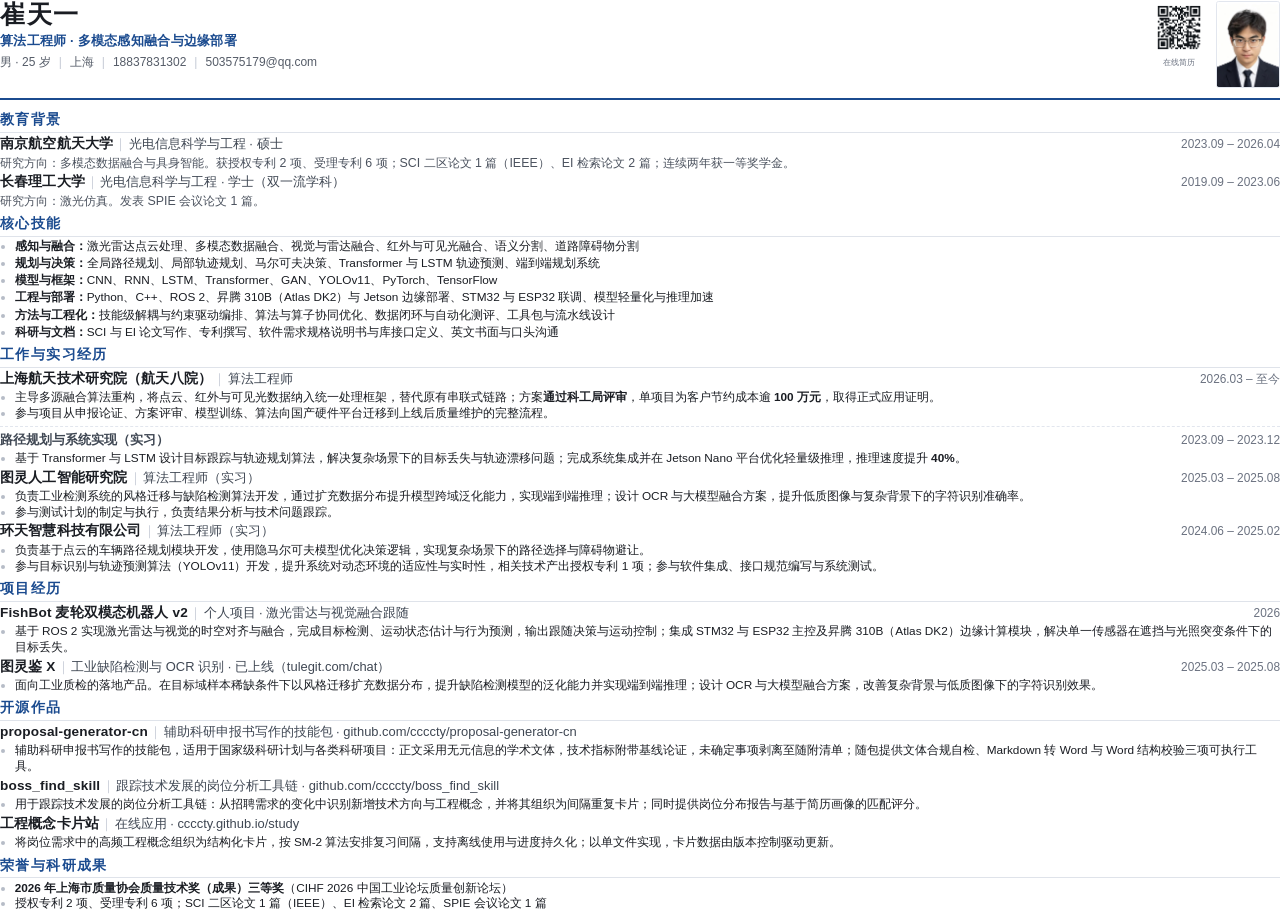
<file: resume-print.html>
<!DOCTYPE html>
<html lang="zh-CN">
<head>
<meta charset="UTF-8">
<title>崔天一 · 简历</title>
<style>
  @page { size: A4; margin: 9.5mm 13mm 6mm; }

  * { box-sizing: border-box; }

  body {
    margin: 0;
    color: #1a1d23;
    font-family: "Source Han Sans SC", "Noto Sans SC", "PingFang SC",
      "Microsoft YaHei", "Hiragino Sans GB", -apple-system, sans-serif;
    font-size: 8.85pt;
    line-height: 1.34;
    -webkit-font-smoothing: antialiased;
  }

  /* ---------- header ---------- */
  header { border-bottom: 2px solid #1b4b8f; padding-bottom: 7pt; margin-bottom: 2pt; }

  .hdr { display: flex; justify-content: space-between; align-items: flex-start; gap: 10pt; }
  .hdr__text { flex: 1; min-width: 0; }
  .hdr__side { display: flex; align-items: flex-start; gap: 7pt; flex: none; }
  .hdr__qr { margin: 0; display: flex; flex-direction: column; align-items: center; gap: 2.5pt; }
  .hdr__qr img { width: 14.5mm; height: 14.5mm; display: block; }
  .hdr__qr figcaption { font-size: 5.8pt; color: #6b7280; letter-spacing: 0.02em; white-space: nowrap; }
  .hdr__photo {
    width: 17mm;
    height: 23mm;
    object-fit: cover;
    object-position: 50% 16%;
    border-radius: 2pt;
    border: 1px solid #e2e6ee;
    flex: none;
    margin-top: 1pt;
  }

  h1 {
    margin: 0 0 2pt;
    font-size: 19pt;
    font-weight: 700;
    letter-spacing: 0.06em;
    line-height: 1.15;
  }

  .tagline {
    margin: 0 0 4pt;
    font-size: 9.6pt;
    font-weight: 600;
    color: #1b4b8f;
    letter-spacing: 0.02em;
  }

  .contact { margin: 0; font-size: 9pt; color: #555c68; }
  .contact span + span::before { content: "|"; margin: 0 6pt; color: #c3c9d4; }

  /* ---------- sections ---------- */
  h2 {
    margin: 3.4pt 0 1.8pt;
    padding-bottom: 2pt;
    font-size: 10.6pt;
    font-weight: 700;
    letter-spacing: 0.1em;
    color: #1b4b8f;
    border-bottom: 1px solid #dfe3ea;
  }
  h2:first-of-type { margin-top: 8pt; }

  .item { margin-bottom: 1.5pt; }
  .item:last-child { margin-bottom: 0; }

  .row {
    display: flex;
    justify-content: space-between;
    align-items: baseline;
    gap: 10pt;
  }
  .row .org { font-weight: 700; font-size: 10.2pt; letter-spacing: 0.01em; }
  .row .role { color: #3f4753; font-size: 9.7pt; }
  .row .role::before { content: "｜"; color: #c3c9d4; margin: 0 1pt; }
  .row .date {
    flex: none;
    font-size: 8.9pt;
    color: #6b7280;
    font-variant-numeric: tabular-nums;
    white-space: nowrap;
  }

  .meta { margin: 1pt 0 0; font-size: 9.3pt; color: #4b525e; }

  ul { margin: 1.5pt 0 0; padding-left: 11pt; }
  li { margin: 0 0 0.1pt; }
  li::marker { color: #b6bcc7; }

  .skills li { margin-bottom: 1pt; }

  .sub { margin-top: 3pt; padding-top: 3pt; border-top: 1px dashed #e2e6ee; }
  .sub .subrole { font-weight: 600; font-size: 9.6pt; color: #3f4753; }
  .skills b { color: #1a1d23; }

  strong { font-weight: 700; }

  .kw { color: #1b4b8f; font-weight: 600; }
</style>
</head>
<body>

<header>
  <div class="hdr">
    <div class="hdr__text">
      <h1>崔天一</h1>
      <p class="tagline">算法工程师 · 多模态感知融合与边缘部署</p>
      <p class="contact">
        <span>男 · 25 岁</span><span>上海</span><span>18837831302</span><span>503575179@qq.com</span>
      </p>
    </div>
    <div class="hdr__side">
      <figure class="hdr__qr">
        <img src="assets/img/qr-site.png" alt="扫码查看在线简历">
        <figcaption>在线简历</figcaption>
      </figure>
      <img class="hdr__photo" src="assets/img/avatar.jpg" alt="崔天一">
    </div>
  </div>
</header>

<h2>教育背景</h2>

<div class="item">
  <div class="row">
    <div><span class="org">南京航空航天大学</span><span class="role">光电信息科学与工程 · 硕士</span></div>
    <span class="date">2023.09 – 2026.04</span>
  </div>
  <p class="meta">研究方向：多模态数据融合与具身智能。获授权专利 2 项、受理专利 6 项；SCI 二区论文 1 篇（IEEE）、EI 检索论文 2 篇；连续两年获一等奖学金。</p>
</div>

<div class="item">
  <div class="row">
    <div><span class="org">长春理工大学</span><span class="role">光电信息科学与工程 · 学士（双一流学科）</span></div>
    <span class="date">2019.09 – 2023.06</span>
  </div>
  <p class="meta">研究方向：激光仿真。发表 SPIE 会议论文 1 篇。</p>
</div>

<h2>核心技能</h2>
<ul class="skills">
  <li><b>感知与融合：</b>激光雷达点云处理、多模态数据融合、视觉与雷达融合、红外与可见光融合、语义分割、道路障碍物分割</li>
  <li><b>规划与决策：</b>全局路径规划、局部轨迹规划、马尔可夫决策、Transformer 与 LSTM 轨迹预测、端到端规划系统</li>
  <li><b>模型与框架：</b>CNN、RNN、LSTM、Transformer、GAN、YOLOv11、PyTorch、TensorFlow</li>
  <li><b>工程与部署：</b>Python、C++、ROS 2、昇腾 310B（Atlas DK2）与 Jetson 边缘部署、STM32 与 ESP32 联调、模型轻量化与推理加速</li>
  <li><b>方法与工程化：</b>技能级解耦与约束驱动编排、算法与算子协同优化、数据闭环与自动化测评、工具包与流水线设计</li>
  <li><b>科研与文档：</b>SCI 与 EI 论文写作、专利撰写、软件需求规格说明书与库接口定义、英文书面与口头沟通</li>
</ul>

<h2>工作与实习经历</h2>

<div class="item">
  <div class="row">
    <div><span class="org">上海航天技术研究院（航天八院）</span><span class="role">算法工程师</span></div>
    <span class="date">2026.03 – 至今</span>
  </div>
  <ul>
    <li>主导多源融合算法重构，将点云、红外与可见光数据纳入统一处理框架，替代原有串联式链路；方案<strong>通过科工局评审</strong>，单项目为客户节约成本逾 <strong>100 万元</strong>，取得正式应用证明。</li>
    <li>参与项目从申报论证、方案评审、模型训练、算法向国产硬件平台迁移到上线后质量维护的完整流程。</li>
  </ul>
  <div class="sub">
    <div class="row">
      <div><span class="subrole">路径规划与系统实现（实习）</span></div>
      <span class="date">2023.09 – 2023.12</span>
    </div>
    <ul>
      <li>基于 Transformer 与 LSTM 设计目标跟踪与轨迹规划算法，解决复杂场景下的目标丢失与轨迹漂移问题；完成系统集成并在 Jetson Nano 平台优化轻量级推理，推理速度提升 <strong>40%</strong>。</li>
    </ul>
  </div>
</div>

<div class="item">
  <div class="row">
    <div><span class="org">图灵人工智能研究院</span><span class="role">算法工程师（实习）</span></div>
    <span class="date">2025.03 – 2025.08</span>
  </div>
  <ul>
    <li>负责工业检测系统的风格迁移与缺陷检测算法开发，通过扩充数据分布提升模型跨域泛化能力，实现端到端推理；设计 OCR 与大模型融合方案，提升低质图像与复杂背景下的字符识别准确率。</li>
    <li>参与测试计划的制定与执行，负责结果分析与技术问题跟踪。</li>
  </ul>
</div>

<div class="item">
  <div class="row">
    <div><span class="org">环天智慧科技有限公司</span><span class="role">算法工程师（实习）</span></div>
    <span class="date">2024.06 – 2025.02</span>
  </div>
  <ul>
    <li>负责基于点云的车辆路径规划模块开发，使用隐马尔可夫模型优化决策逻辑，实现复杂场景下的路径选择与障碍物避让。</li>
    <li>参与目标识别与轨迹预测算法（YOLOv11）开发，提升系统对动态环境的适应性与实时性，相关技术产出授权专利 1 项；参与软件集成、接口规范编写与系统测试。</li>
  </ul>
</div>


<h2>项目经历</h2>

<div class="item">
  <div class="row">
    <div><span class="org">FishBot 麦轮双模态机器人 v2</span><span class="role">个人项目 · 激光雷达与视觉融合跟随</span></div>
    <span class="date">2026</span>
  </div>
  <ul>
    <li>基于 ROS 2 实现激光雷达与视觉的时空对齐与融合，完成目标检测、运动状态估计与行为预测，输出跟随决策与运动控制；集成 STM32 与 ESP32 主控及昇腾 310B（Atlas DK2）边缘计算模块，解决单一传感器在遮挡与光照突变条件下的目标丢失。</li>
  </ul>
</div>

<div class="item">
  <div class="row">
    <div><span class="org">图灵鉴 X</span><span class="role">工业缺陷检测与 OCR 识别 · 已上线（tulegit.com/chat）</span></div>
    <span class="date">2025.03 – 2025.08</span>
  </div>
  <ul>
    <li>面向工业质检的落地产品。在目标域样本稀缺条件下以风格迁移扩充数据分布，提升缺陷检测模型的泛化能力并实现端到端推理；设计 OCR 与大模型融合方案，改善复杂背景与低质图像下的字符识别效果。</li>
  </ul>
</div>

<h2>开源作品</h2>

<div class="item">
  <div class="row">
    <div><span class="org">proposal-generator-cn</span><span class="role">辅助科研申报书写作的技能包 · github.com/ccccty/proposal-generator-cn</span></div>
  </div>
  <ul>
    <li>辅助科研申报书写作的技能包，适用于国家级科研计划与各类科研项目：正文采用无元信息的学术文体，技术指标附带基线论证，未确定事项剥离至随附清单；随包提供文体合规自检、Markdown 转 Word 与 Word 结构校验三项可执行工具。</li>
  </ul>
</div>

<div class="item">
  <div class="row">
    <div><span class="org">boss_find_skill</span><span class="role">跟踪技术发展的岗位分析工具链 · github.com/ccccty/boss_find_skill</span></div>
  </div>
  <ul>
    <li>用于跟踪技术发展的岗位分析工具链：从招聘需求的变化中识别新增技术方向与工程概念，并将其组织为间隔重复卡片；同时提供岗位分布报告与基于简历画像的匹配评分。</li>
  </ul>
</div>

<div class="item">
  <div class="row">
    <div><span class="org">工程概念卡片站</span><span class="role">在线应用 · ccccty.github.io/study</span></div>
  </div>
  <ul>
    <li>将岗位需求中的高频工程概念组织为结构化卡片，按 SM-2 算法安排复习间隔，支持离线使用与进度持久化；以单文件实现，卡片数据由版本控制驱动更新。</li>
  </ul>
</div>

<h2>荣誉与科研成果</h2>
<ul>
  <li><strong>2026 年上海市质量协会质量技术奖（成果）三等奖</strong>（CIHF 2026 中国工业论坛质量创新论坛）</li>
  <li>授权专利 2 项、受理专利 6 项；SCI 二区论文 1 篇（IEEE）、EI 检索论文 2 篇、SPIE 会议论文 1 篇</li>
</ul>

</body>
</html>
</file>
<file: assets/css/style.css>
/* ============================================================
   Personal Resume Site — shared stylesheet
   Light, clean, print-friendly. 中英双语共用。
   ============================================================ */

:root {
  --bg: #fcfcfd;
  --surface: #ffffff;
  --surface-alt: #f6f7fa;
  --text: #16181d;
  --text-soft: #545c69;
  --text-mute: #8a919e;
  --accent: #1b4b8f;
  --accent-hover: #123a70;
  --accent-soft: #ebf1fa;
  --line: #e7e9ef;
  --line-strong: #d5d9e2;
  --radius: 14px;
  --radius-sm: 9px;
  --shadow-sm: 0 1px 2px rgba(16, 24, 40, 0.04);
  --shadow: 0 1px 2px rgba(16, 24, 40, 0.04), 0 10px 28px -16px rgba(16, 24, 40, 0.18);
  --max: 940px;
  --nav-h: 62px;
  --ease: cubic-bezier(0.16, 1, 0.3, 1);
}

*,
*::before,
*::after { box-sizing: border-box; }

html {
  scroll-behavior: smooth;
  scroll-padding-top: calc(var(--nav-h) + 16px);
  -webkit-text-size-adjust: 100%;
}

body {
  margin: 0;
  background: var(--bg);
  color: var(--text);
  font-family: -apple-system, BlinkMacSystemFont, "Segoe UI", "Inter",
    "PingFang SC", "Hiragino Sans GB", "Microsoft YaHei", "Source Han Sans SC",
    sans-serif;
  font-size: 16px;
  line-height: 1.72;
  -webkit-font-smoothing: antialiased;
  text-rendering: optimizeLegibility;
}

img { max-width: 100%; display: block; }
a { color: var(--accent); text-decoration: none; }
a:hover { color: var(--accent-hover); }

::selection { background: #d7e4f8; color: #0f2a52; }

/* ------------------------------------------------------------
   Layout
   ------------------------------------------------------------ */
.wrap {
  width: 100%;
  max-width: var(--max);
  margin: 0 auto;
  padding: 0 26px;
}

/* ------------------------------------------------------------
   Navbar
   ------------------------------------------------------------ */
.nav {
  position: sticky;
  top: 0;
  z-index: 50;
  height: var(--nav-h);
  background: rgba(252, 252, 253, 0.82);
  backdrop-filter: saturate(180%) blur(14px);
  -webkit-backdrop-filter: saturate(180%) blur(14px);
  border-bottom: 1px solid transparent;
  transition: border-color 0.25s ease, box-shadow 0.25s ease;
}

.nav.is-scrolled {
  border-bottom-color: var(--line);
  box-shadow: 0 1px 12px -6px rgba(16, 24, 40, 0.18);
}

.nav__inner {
  height: 100%;
  display: flex;
  align-items: center;
  justify-content: space-between;
  gap: 18px;
}

.nav__brand {
  font-size: 15.5px;
  font-weight: 650;
  letter-spacing: 0.01em;
  color: var(--text);
  white-space: nowrap;
}
.nav__brand:hover { color: var(--accent); }

.nav__links {
  display: flex;
  align-items: center;
  gap: 4px;
  margin: 0;
  padding: 0;
  list-style: none;
}

.nav__links a {
  display: block;
  padding: 7px 11px;
  border-radius: 8px;
  font-size: 14.5px;
  color: var(--text-soft);
  transition: color 0.16s ease, background-color 0.16s ease;
}
.nav__links a:hover { color: var(--text); background: var(--surface-alt); }
.nav__links a.is-active { color: var(--accent); background: var(--accent-soft); font-weight: 550; }

.nav__lang {
  border: 1px solid var(--line-strong) !important;
  font-size: 13px !important;
  letter-spacing: 0.06em;
  color: var(--text-soft);
  padding: 5px 10px !important;
  margin-left: 6px;
}
.nav__lang:hover { border-color: var(--accent) !important; color: var(--accent) !important; background: transparent !important; }

.nav__toggle {
  display: none;
  width: 38px;
  height: 38px;
  border: 1px solid var(--line-strong);
  border-radius: 9px;
  background: var(--surface);
  cursor: pointer;
  padding: 0;
  align-items: center;
  justify-content: center;
  color: var(--text);
}
.nav__toggle svg { width: 18px; height: 18px; }

/* ------------------------------------------------------------
   Hero
   ------------------------------------------------------------ */
.hero {
  position: relative;
  padding: 86px 0 74px;
  overflow: hidden;
}

.hero::before {
  content: "";
  position: absolute;
  inset: -40% 0 auto 0;
  height: 460px;
  background: radial-gradient(ellipse 60% 100% at 22% 0%, #e7effa 0%, rgba(231, 239, 250, 0) 68%);
  pointer-events: none;
}

.hero__inner {
  position: relative;
  display: grid;
  grid-template-columns: 1fr auto;
  gap: 52px;
  align-items: center;
}

.hero__eyebrow {
  display: inline-flex;
  align-items: center;
  gap: 8px;
  font-size: 12.5px;
  font-weight: 600;
  letter-spacing: 0.13em;
  text-transform: uppercase;
  color: var(--accent);
  background: var(--accent-soft);
  border-radius: 999px;
  padding: 5px 13px;
  margin: 0 0 20px;
}

.hero__name {
  margin: 0;
  font-size: clamp(34px, 5.2vw, 50px);
  line-height: 1.14;
  letter-spacing: -0.022em;
  font-weight: 680;
}

.hero__name small {
  display: inline-block;
  margin-left: 12px;
  font-size: 0.42em;
  font-weight: 500;
  letter-spacing: 0.02em;
  color: var(--text-mute);
  vertical-align: 0.42em;
}

.hero__role {
  margin: 15px 0 0;
  font-size: 18px;
  line-height: 1.6;
  color: var(--text-soft);
  max-width: 30em;
}

.hero__meta {
  display: flex;
  flex-wrap: wrap;
  gap: 6px 20px;
  margin: 22px 0 0;
  padding: 0;
  list-style: none;
  font-size: 14px;
  color: var(--text-mute);
}
.hero__meta li { display: flex; align-items: center; gap: 7px; }
.hero__meta svg { width: 15px; height: 15px; flex: none; opacity: 0.75; }

.hero__cta {
  display: flex;
  flex-wrap: wrap;
  gap: 11px;
  margin-top: 30px;
}

.btn {
  display: inline-flex;
  align-items: center;
  gap: 8px;
  height: 42px;
  padding: 0 20px;
  border-radius: 10px;
  font-size: 14.5px;
  font-weight: 550;
  border: 1px solid transparent;
  cursor: pointer;
  transition: transform 0.15s var(--ease), background-color 0.16s ease,
    border-color 0.16s ease, box-shadow 0.16s ease;
}
.btn svg { width: 16px; height: 16px; }
.btn:active { transform: translateY(1px); }

.btn--primary {
  background: var(--accent);
  color: #fff;
  box-shadow: 0 8px 20px -10px rgba(27, 75, 143, 0.65);
}
.btn--primary:hover { background: var(--accent-hover); color: #fff; }

.btn--ghost {
  background: var(--surface);
  color: var(--text-soft);
  border-color: var(--line-strong);
}
.btn--ghost:hover { color: var(--accent); border-color: var(--accent); }

.hero__avatar {
  width: 156px;
  height: 206px;
  border-radius: 20px;
  background: linear-gradient(140deg, #24579b 0%, #4a86d4 100%);
  color: #fff;
  display: grid;
  place-items: center;
  font-size: 46px;
  font-weight: 600;
  letter-spacing: 0.04em;
  box-shadow: 0 18px 44px -18px rgba(27, 75, 143, 0.62);
  flex: none;
  user-select: none;
}
.hero__avatar img { width: 100%; height: 100%; border-radius: 20px; object-fit: cover; }

/* ------------------------------------------------------------
   Section shell
   ------------------------------------------------------------ */
.section { padding: 66px 0; }
.section--alt { background: var(--surface-alt); border-block: 1px solid var(--line); }

.section__head { margin-bottom: 34px; }

.section__kicker {
  display: block;
  font-size: 12px;
  font-weight: 650;
  letter-spacing: 0.15em;
  text-transform: uppercase;
  color: var(--accent);
  margin-bottom: 9px;
}

.section__title {
  margin: 0;
  font-size: clamp(22px, 3vw, 27px);
  letter-spacing: -0.014em;
  font-weight: 650;
}

.section__desc {
  margin: 9px 0 0;
  color: var(--text-soft);
  font-size: 15px;
}

/* ------------------------------------------------------------
   About
   ------------------------------------------------------------ */
.about {
  display: grid;
  grid-template-columns: 1.55fr 1fr;
  gap: 46px;
  align-items: start;
}
.about__text p { margin: 0 0 15px; color: var(--text-soft); }
.about__text p:last-child { margin-bottom: 0; }
.about__text strong { color: var(--text); font-weight: 600; }

.facts {
  background: var(--surface);
  border: 1px solid var(--line);
  border-radius: var(--radius);
  padding: 6px 20px;
  box-shadow: var(--shadow-sm);
}
.facts dl { margin: 0; }
.facts__row {
  display: flex;
  justify-content: space-between;
  gap: 16px;
  padding: 13px 0;
  border-bottom: 1px solid var(--line);
  font-size: 14.5px;
}
.facts__row:last-child { border-bottom: 0; }
.facts__row dt { color: var(--text-mute); flex: none; }
.facts__row dd { margin: 0; text-align: right; font-weight: 500; }

/* ------------------------------------------------------------
   Timeline (education / experience)
   ------------------------------------------------------------ */
.timeline {
  position: relative;
  margin: 0;
  padding: 0 0 0 26px;
  list-style: none;
}
.timeline::before {
  content: "";
  position: absolute;
  left: 5px;
  top: 8px;
  bottom: 8px;
  width: 1.5px;
  background: linear-gradient(#cdd4e0, #e3e7ef);
  border-radius: 2px;
}

.tl-item { position: relative; padding-bottom: 30px; }
.tl-item:last-child { padding-bottom: 0; }

.tl-item::before {
  content: "";
  position: absolute;
  left: -26px;
  top: 8px;
  width: 11px;
  height: 11px;
  border-radius: 50%;
  background: var(--surface);
  border: 2.5px solid var(--accent);
  box-shadow: 0 0 0 4px var(--bg);
}
.section--alt .tl-item::before { box-shadow: 0 0 0 4px var(--surface-alt); }

.tl-head {
  display: flex;
  flex-wrap: wrap;
  align-items: baseline;
  justify-content: space-between;
  gap: 4px 16px;
}
.tl-title { margin: 0; font-size: 16.5px; font-weight: 620; letter-spacing: -0.008em; }
.tl-org { color: var(--text-soft); font-size: 15px; }
.tl-date {
  font-size: 13px;
  color: var(--text-mute);
  font-variant-numeric: tabular-nums;
  white-space: nowrap;
  background: var(--surface);
  border: 1px solid var(--line);
  border-radius: 7px;
  padding: 2px 9px;
}
.section--alt .tl-date { background: rgba(255, 255, 255, 0.7); }

.tl-body { margin-top: 11px; }
.tl-body ul {
  margin: 0;
  padding-left: 18px;
  color: var(--text-soft);
  font-size: 15px;
}
.tl-body li { margin-bottom: 7px; }
.tl-body li:last-child { margin-bottom: 0; }
.tl-body li::marker { color: #b6bdc9; }

/* 同一单位下的第二段经历（实习/转岗） */
.tl-sub {
  margin-top: 15px;
  padding-top: 13px;
  border-top: 1px dashed var(--line-strong);
}
.tl-sub__head {
  display: flex;
  flex-wrap: wrap;
  align-items: baseline;
  justify-content: space-between;
  gap: 4px 16px;
  margin-bottom: 8px;
}
.tl-sub__role {
  font-size: 15.5px;
  font-weight: 600;
  color: var(--text);
  letter-spacing: -0.006em;
}
.tl-sub .tl-body { margin-top: 0; }
.tl-sub .tl-body ul { font-size: 14.6px; }

/* ------------------------------------------------------------
   Project cards
   ------------------------------------------------------------ */
.projects {
  display: grid;
  grid-template-columns: repeat(2, minmax(0, 1fr));
  gap: 18px;
}

.card {
  display: flex;
  flex-direction: column;
  background: var(--surface);
  border: 1px solid var(--line);
  border-radius: var(--radius);
  padding: 24px 24px 22px;
  box-shadow: var(--shadow-sm);
  transition: transform 0.22s var(--ease), box-shadow 0.22s var(--ease),
    border-color 0.22s ease;
}
.card:hover {
  transform: translateY(-3px);
  border-color: var(--line-strong);
  box-shadow: var(--shadow);
}

.card__top {
  display: flex;
  align-items: center;
  justify-content: space-between;
  gap: 12px;
  margin-bottom: 13px;
}

.tag {
  display: inline-block;
  font-size: 11.5px;
  font-weight: 600;
  letter-spacing: 0.06em;
  text-transform: uppercase;
  color: var(--accent);
  background: var(--accent-soft);
  border-radius: 6px;
  padding: 3px 9px;
}
.tag--muted { color: var(--text-mute); background: var(--surface-alt); border: 1px solid var(--line); }

.card__date {
  font-size: 12.5px;
  color: var(--text-mute);
  font-variant-numeric: tabular-nums;
  white-space: nowrap;
}

.card__title {
  margin: 0 0 9px;
  font-size: 16.5px;
  font-weight: 630;
  line-height: 1.45;
  letter-spacing: -0.008em;
}
.card__title a { color: inherit; }
.card__title a:hover { color: var(--accent); }

.card__desc {
  margin: 0;
  font-size: 14.6px;
  color: var(--text-soft);
  line-height: 1.68;
}

.card__stack {
  display: flex;
  flex-wrap: wrap;
  gap: 6px;
  margin-top: 16px;
}
.chip {
  font-size: 12.5px;
  color: var(--text-soft);
  background: var(--surface-alt);
  border: 1px solid var(--line);
  border-radius: 999px;
  padding: 2.5px 10px;
  white-space: nowrap;
}

.card__links {
  display: flex;
  gap: 16px;
  margin-top: auto;
  padding-top: 15px;
  border-top: 1px solid var(--line);
  font-size: 13.5px;
}
.card__links a { display: inline-flex; align-items: center; gap: 5px; font-weight: 500; }
.card__links svg { width: 14px; height: 14px; }
.card__desc + .card__stack { margin-bottom: 16px; }

/* ------------------------------------------------------------
   Skills
   ------------------------------------------------------------ */
.skills {
  display: grid;
  grid-template-columns: repeat(2, minmax(0, 1fr));
  gap: 16px 40px;
}
.skill__label {
  margin: 0 0 11px;
  font-size: 13px;
  font-weight: 650;
  letter-spacing: 0.07em;
  text-transform: uppercase;
  color: var(--text-mute);
}
.skill__list { display: flex; flex-wrap: wrap; gap: 8px; margin: 0; padding: 0; list-style: none; }
.skill__list li {
  font-size: 14px;
  background: var(--surface);
  border: 1px solid var(--line);
  border-radius: 8px;
  padding: 5px 12px;
  color: var(--text-soft);
  transition: border-color 0.16s ease, color 0.16s ease;
}
.skill__list li:hover { border-color: var(--accent); color: var(--accent); }

/* ------------------------------------------------------------
   Honors
   ------------------------------------------------------------ */
.honors { margin: 0; padding: 0; list-style: none; display: grid; gap: 1px; background: var(--line); border: 1px solid var(--line); border-radius: var(--radius); overflow: hidden; }
.honors li {
  display: flex;
  align-items: baseline;
  gap: 14px;
  background: var(--surface);
  padding: 15px 22px;
  font-size: 15px;
  color: var(--text-soft);
}
.honors .honors__year {
  flex: none;
  width: 52px;
  font-size: 13px;
  color: var(--text-mute);
  font-variant-numeric: tabular-nums;
}
.honors .honors__name { color: var(--text); font-weight: 500; }

/* ------------------------------------------------------------
   Contact / footer
   ------------------------------------------------------------ */
.contact {
  text-align: center;
  padding: 76px 0 40px;
}
.contact__title {
  margin: 0 0 12px;
  font-size: clamp(23px, 3.2vw, 29px);
  font-weight: 650;
  letter-spacing: -0.016em;
}
.contact__desc { margin: 0 auto 28px; max-width: 34em; color: var(--text-soft); font-size: 15px; }

.contact__actions { display: flex; flex-wrap: wrap; gap: 11px; justify-content: center; }

.socials {
  display: flex;
  flex-wrap: wrap;
  gap: 22px;
  justify-content: center;
  margin: 34px 0 0;
  padding: 0;
  list-style: none;
  font-size: 14px;
}
.socials a { display: inline-flex; align-items: center; gap: 7px; color: var(--text-soft); }
.socials a:hover { color: var(--accent); }
.socials svg { width: 16px; height: 16px; }

.footer {
  margin-top: 40px;
  padding: 22px 0 34px;
  border-top: 1px solid var(--line);
  font-size: 13px;
  color: var(--text-mute);
  display: flex;
  flex-wrap: wrap;
  gap: 8px 18px;
  justify-content: space-between;
}

/* ------------------------------------------------------------
   Stats strip
   ------------------------------------------------------------ */
.stats {
  display: grid;
  grid-template-columns: repeat(4, minmax(0, 1fr));
  gap: 1px;
  margin: 28px 0 0;
  background: var(--line);
  border: 1px solid var(--line);
  border-radius: var(--radius);
  overflow: hidden;
}
.stat { background: var(--surface); padding: 19px 14px; text-align: center; }
.stat__num {
  display: block;
  font-size: 23px;
  font-weight: 680;
  line-height: 1.25;
  letter-spacing: -0.02em;
  color: var(--accent);
  font-variant-numeric: tabular-nums;
}
.stat__label {
  display: block;
  margin-top: 4px;
  font-size: 12.5px;
  color: var(--text-mute);
  letter-spacing: 0.01em;
}

/* ------------------------------------------------------------
   "Current role" badge
   ------------------------------------------------------------ */
.badge-now {
  display: inline-flex;
  align-items: center;
  gap: 5px;
  margin-left: 9px;
  font-size: 11.5px;
  font-weight: 600;
  letter-spacing: 0.07em;
  color: #1a7f52;
  background: #e7f6ee;
  border-radius: 999px;
  padding: 2px 9px 2px 8px;
  vertical-align: middle;
}
.badge-now::before {
  content: "";
  width: 5px;
  height: 5px;
  border-radius: 50%;
  background: #1a7f52;
}

/* ------------------------------------------------------------
   Award evidence
   ------------------------------------------------------------ */
.evidence {
  display: flex;
  align-items: center;
  gap: 20px;
  margin-top: 20px;
  padding: 14px;
  background: var(--surface);
  border: 1px solid var(--line);
  border-radius: var(--radius);
  box-shadow: var(--shadow-sm);
}
.evidence img {
  width: 210px;
  height: auto;
  flex: none;
  border-radius: 9px;
  border: 1px solid var(--line);
}
.evidence__cap { font-size: 13.5px; color: var(--text-soft); line-height: 1.7; margin: 0; }
.evidence__cap strong {
  display: block;
  margin-bottom: 5px;
  font-size: 14.5px;
  font-weight: 620;
  color: var(--text);
}

/* ------------------------------------------------------------
   Reveal animation
   ------------------------------------------------------------ */
.reveal {
  opacity: 0;
  transform: translateY(16px);
  transition: opacity 0.62s var(--ease), transform 0.62s var(--ease);
}
.reveal.is-in { opacity: 1; transform: none; }

@media (prefers-reduced-motion: reduce) {
  html { scroll-behavior: auto; }
  .reveal { opacity: 1; transform: none; transition: none; }
  * { animation-duration: 0.001ms !important; transition-duration: 0.001ms !important; }
}

/* ------------------------------------------------------------
   Responsive
   ------------------------------------------------------------ */
@media (max-width: 860px) {
  .hero__inner { grid-template-columns: 1fr; gap: 34px; }
  .hero__avatar { order: -1; }
  .hero { padding: 58px 0 56px; }
  .about { grid-template-columns: 1fr; gap: 30px; }
  .projects, .skills { grid-template-columns: 1fr; }
  .section { padding: 52px 0; }
  .stats { grid-template-columns: repeat(2, minmax(0, 1fr)); }
  .evidence { flex-direction: column; align-items: flex-start; gap: 14px; }
  .evidence img { width: 100%; max-width: 340px; }
}

@media (max-width: 700px) {
  .nav__toggle { display: inline-flex; }
  .nav__links {
    position: absolute;
    top: var(--nav-h);
    left: 0;
    right: 0;
    flex-direction: column;
    align-items: stretch;
    gap: 2px;
    padding: 10px 22px 18px;
    background: rgba(252, 252, 253, 0.97);
    backdrop-filter: blur(14px);
    border-bottom: 1px solid var(--line);
    box-shadow: 0 14px 24px -18px rgba(16, 24, 40, 0.4);
    display: none;
  }
  .nav__links.is-open { display: flex; }
  .nav__links a { padding: 10px 12px; }
  .nav__lang { margin: 6px 0 0; text-align: center; }
  .wrap { padding: 0 20px; }
  .honors li { flex-wrap: wrap; gap: 4px 12px; }
}

/* ============================================================
   V2 视觉增强 — 渐变 / 光效 / 微交互（不影响排版结构）
   ============================================================ */

:root {
  --accent-2: #3f7ed4;
  --accent-3: #8fb6e8;
}

/* ---------- 顶部滚动进度条 ---------- */
.progress {
  position: fixed;
  top: 0;
  left: 0;
  z-index: 100;
  width: 0;
  height: 2.5px;
  background: linear-gradient(90deg, #123a70, #2f6fc0 45%, #6fa4e6);
  box-shadow: 0 0 10px rgba(63, 126, 212, 0.55);
  border-radius: 0 2px 2px 0;
  pointer-events: none;
}

/* ---------- Hero 光斑 ---------- */
.hero::after {
  content: "";
  position: absolute;
  top: -260px;
  right: -140px;
  width: 560px;
  height: 560px;
  border-radius: 50%;
  background: radial-gradient(circle at 32% 32%,
    rgba(74, 143, 224, 0.20), rgba(122, 167, 232, 0.06) 46%, transparent 68%);
  filter: blur(6px);
  pointer-events: none;
  animation: heroFloat 16s ease-in-out infinite alternate;
}
@keyframes heroFloat {
  from { transform: translate3d(0, 0, 0) scale(1); }
  to   { transform: translate3d(-28px, 30px, 0) scale(1.09); }
}

/* ---------- 渐变大标题 ---------- */
.hero__name {
  background: linear-gradient(112deg, #0d1c33 0%, #163f77 42%, #3f7ed4 100%);
  -webkit-background-clip: text;
  background-clip: text;
  -webkit-text-fill-color: transparent;
  color: transparent;
}
.hero__name small {
  -webkit-text-fill-color: var(--text-mute);
  color: var(--text-mute);
}

.hero__eyebrow {
  background: linear-gradient(135deg, #e8f0fb, #dfeafa);
  box-shadow: inset 0 0 0 1px rgba(63, 126, 212, 0.14);
}

/* ---------- 头像：证件照比例 + 渐变描边框 ---------- */
.hero__avatar {
  position: relative;
  width: 156px;
  height: 206px;
  padding: 4px;
  border-radius: 20px;
  background: conic-gradient(from 200deg, #123a70, #3f7ed4, #a8c8ee, #2f6fc0, #123a70);
  box-shadow: 0 26px 56px -22px rgba(27, 75, 143, 0.55),
              0 0 0 1px rgba(255, 255, 255, 0.6) inset;
  display: block;
  font-size: 0;
  overflow: hidden;
  transition: transform 0.55s var(--ease), box-shadow 0.45s ease;
}
.hero__avatar::after {
  content: "";
  position: absolute;
  inset: 4px;
  border-radius: 16px;
  box-shadow: inset 0 0 0 2px rgba(255, 255, 255, 0.85);
  pointer-events: none;
}
.hero__avatar img {
  width: 100%;
  height: 100%;
  border-radius: 16px;
  object-fit: cover;
  object-position: 50% 50%;
  background: #eef2f8;
  display: block;
}
.hero__avatar:hover {
  transform: translateY(-3px);
  box-shadow: 0 32px 66px -22px rgba(27, 75, 143, 0.62),
              0 0 0 1px rgba(255, 255, 255, 0.6) inset;
}

/* ---------- 栏目标题：渐变小竖条 ---------- */
.section__head .section__title {
  position: relative;
  padding-bottom: 11px;
}
.section__head .section__title::after {
  content: "";
  position: absolute;
  left: 0;
  bottom: 0;
  width: 32px;
  height: 2.5px;
  border-radius: 3px;
  background: linear-gradient(90deg, #123a70, #3f7ed4 60%, rgba(63, 126, 212, 0.15));
}

.section__kicker {
  position: relative;
  padding-left: 14px;
}
.section__kicker::before {
  content: "";
  position: absolute;
  left: 0;
  top: 50%;
  width: 7px;
  height: 1.5px;
  background: linear-gradient(90deg, #123a70, #3f7ed4);
  transform: translateY(-50%);
}

/* ---------- 数字条：渐变数字 ---------- */
.stat {
  position: relative;
  transition: background-color 0.3s ease;
}
.stat:hover { background: #fbfcfe; }
.stat__num {
  background: linear-gradient(135deg, #123a70, #3f7ed4);
  -webkit-background-clip: text;
  background-clip: text;
  -webkit-text-fill-color: transparent;
  color: transparent;
}

/* ---------- 卡片：跟随鼠标的光斑 + 顶部渐变线 ---------- */
.card {
  position: relative;
  overflow: hidden;
  isolation: isolate;
}
.card::before {
  content: "";
  position: absolute;
  inset: 0;
  border-radius: inherit;
  pointer-events: none;
  background: radial-gradient(340px circle at var(--mx, 50%) var(--my, 0%),
    rgba(63, 126, 212, 0.11), rgba(63, 126, 212, 0) 62%);
  opacity: 0;
  transition: opacity 0.35s ease;
  z-index: -1;
}
.card:hover::before { opacity: 1; }

.card::after {
  content: "";
  position: absolute;
  top: 0;
  left: 0;
  right: 0;
  height: 2px;
  background: linear-gradient(90deg, #123a70, #3f7ed4, #a8c8ee);
  transform: scaleX(0);
  transform-origin: left center;
  transition: transform 0.5s var(--ease);
}
.card:hover::after { transform: scaleX(1); }

/* 主推卡片：横向铺满 */
.card--wide { grid-column: 1 / -1; }
@media (min-width: 861px) {
  .card--wide { padding: 28px 28px 24px; }
  .card--wide .card__title { font-size: 19px; }
}

/* ---------- 时间轴：渐变导轨 + 当前职位呼吸点 ---------- */
.timeline::before {
  background: linear-gradient(180deg, #2f6fc0 0%, #7aa7e8 28%, #dbe2ee 78%, #e7e9ef 100%);
  width: 2px;
}
.tl-item--now::before {
  box-shadow: 0 0 0 4px var(--bg), 0 0 0 7px rgba(63, 126, 212, 0.16);
  animation: dotPulse 2.8s ease-in-out infinite;
}
.section--alt .tl-item--now::before {
  box-shadow: 0 0 0 4px var(--surface-alt), 0 0 0 7px rgba(63, 126, 212, 0.16);
}
@keyframes dotPulse {
  0%, 100% { box-shadow: 0 0 0 4px var(--bg), 0 0 0 6px rgba(63, 126, 212, 0.18); }
  50%      { box-shadow: 0 0 0 4px var(--bg), 0 0 0 10px rgba(63, 126, 212, 0.04); }
}

/* ---------- 按钮：渐变 + 掠过高光 ---------- */
.btn--primary {
  position: relative;
  overflow: hidden;
  background: linear-gradient(135deg, #123a70 0%, #2f6fc0 70%, #3f7ed4 100%);
  box-shadow: 0 10px 24px -12px rgba(27, 75, 143, 0.7);
}
.btn--primary::after {
  content: "";
  position: absolute;
  top: -10%;
  left: -70%;
  width: 42%;
  height: 120%;
  background: linear-gradient(90deg, transparent, rgba(255, 255, 255, 0.34), transparent);
  transform: skewX(-18deg);
  transition: left 0.65s var(--ease);
}
.btn--primary:hover::after { left: 130%; }
.btn--primary:hover {
  background: linear-gradient(135deg, #0f3060 0%, #2a64ae 70%, #3a76c8 100%);
}

.btn--ghost {
  transition: transform 0.15s var(--ease), color 0.16s ease,
    border-color 0.16s ease, box-shadow 0.2s ease, background-color 0.2s ease;
}
.btn--ghost:hover {
  box-shadow: 0 8px 18px -12px rgba(27, 75, 143, 0.5);
  background: #fbfcfe;
}

/* ---------- 导航：激活态渐变胶囊 ---------- */
.nav__links a.is-active {
  background: linear-gradient(135deg, rgba(18, 58, 112, 0.10), rgba(63, 126, 212, 0.16));
  box-shadow: inset 0 0 0 1px rgba(63, 126, 212, 0.14);
}

/* ---------- 联系区：底部光晕 ---------- */
.contact {
  position: relative;
  overflow: hidden;
}
.contact::before {
  content: "";
  position: absolute;
  left: 50%;
  bottom: -320px;
  width: 760px;
  height: 460px;
  transform: translateX(-50%);
  border-radius: 50%;
  background: radial-gradient(ellipse at center,
    rgba(63, 126, 212, 0.13), rgba(63, 126, 212, 0) 66%);
  pointer-events: none;
}
.contact > .wrap { position: relative; }

/* ---------- 荣誉条目 hover ---------- */
.honors li { transition: background-color 0.2s ease; }
.honors li:hover { background: #fbfcfe; }
.section--alt .honors li:hover { background: #fff; }

/* ---------- 小屏：头像尺寸校正（覆盖 V2 的固定尺寸） ---------- */
@media (max-width: 860px) {
  .hero__avatar { width: 124px; height: 164px; }
}

/* ------------------------------------------------------------
   Print (可以直接 Ctrl+P 存成 PDF 当简历用)
   ------------------------------------------------------------ */
@media print {
  .progress { display: none !important; }
  .hero__name,
  .stat__num {
    background: none !important;
    color: #111 !important;
    -webkit-text-fill-color: #111 !important;
  }
  .hero::after,
  .contact::before,
  .card::before,
  .card::after,
  .section__head .section__title::after { display: none !important; }
  .hero__avatar { width: 18mm !important; height: 24mm !important; padding: 0; background: none; box-shadow: none; border-radius: 0; }
  .hero__avatar::after { display: none; }
  .timeline::before { background: #dcdfe6 !important; }
  .tl-item--now::before { animation: none !important; box-shadow: 0 0 0 3px #fff !important; }
  .nav, .nav__toggle, .hero__cta, .contact__actions, .card__links, .footer { display: none !important; }
  body { background: #fff; font-size: 11.5pt; line-height: 1.5; color: #111; }
  .wrap { max-width: none; padding: 0; }
  .hero { padding: 0 0 18pt; }
  .hero::before { display: none; }
  .hero__avatar { width: 18mm; height: 24mm; font-size: 26pt; box-shadow: none; }
  .section { padding: 14pt 0; }
  .section--alt { background: #fff; border: 0; }
  .card, .facts, .honors { box-shadow: none; break-inside: avoid; }
  .section__head { margin-bottom: 10pt; }
  .stats { grid-template-columns: repeat(4, minmax(0, 1fr)); margin-top: 8pt; }
  .stat { padding: 6pt 4pt; }
  .stat__num { font-size: 14pt; }
  .evidence { display: none; }
  .badge-now { border: 1px solid #1a7f52; background: none; }
  .reveal { opacity: 1 !important; transform: none !important; }
  a { color: #111; }
}
</file>
